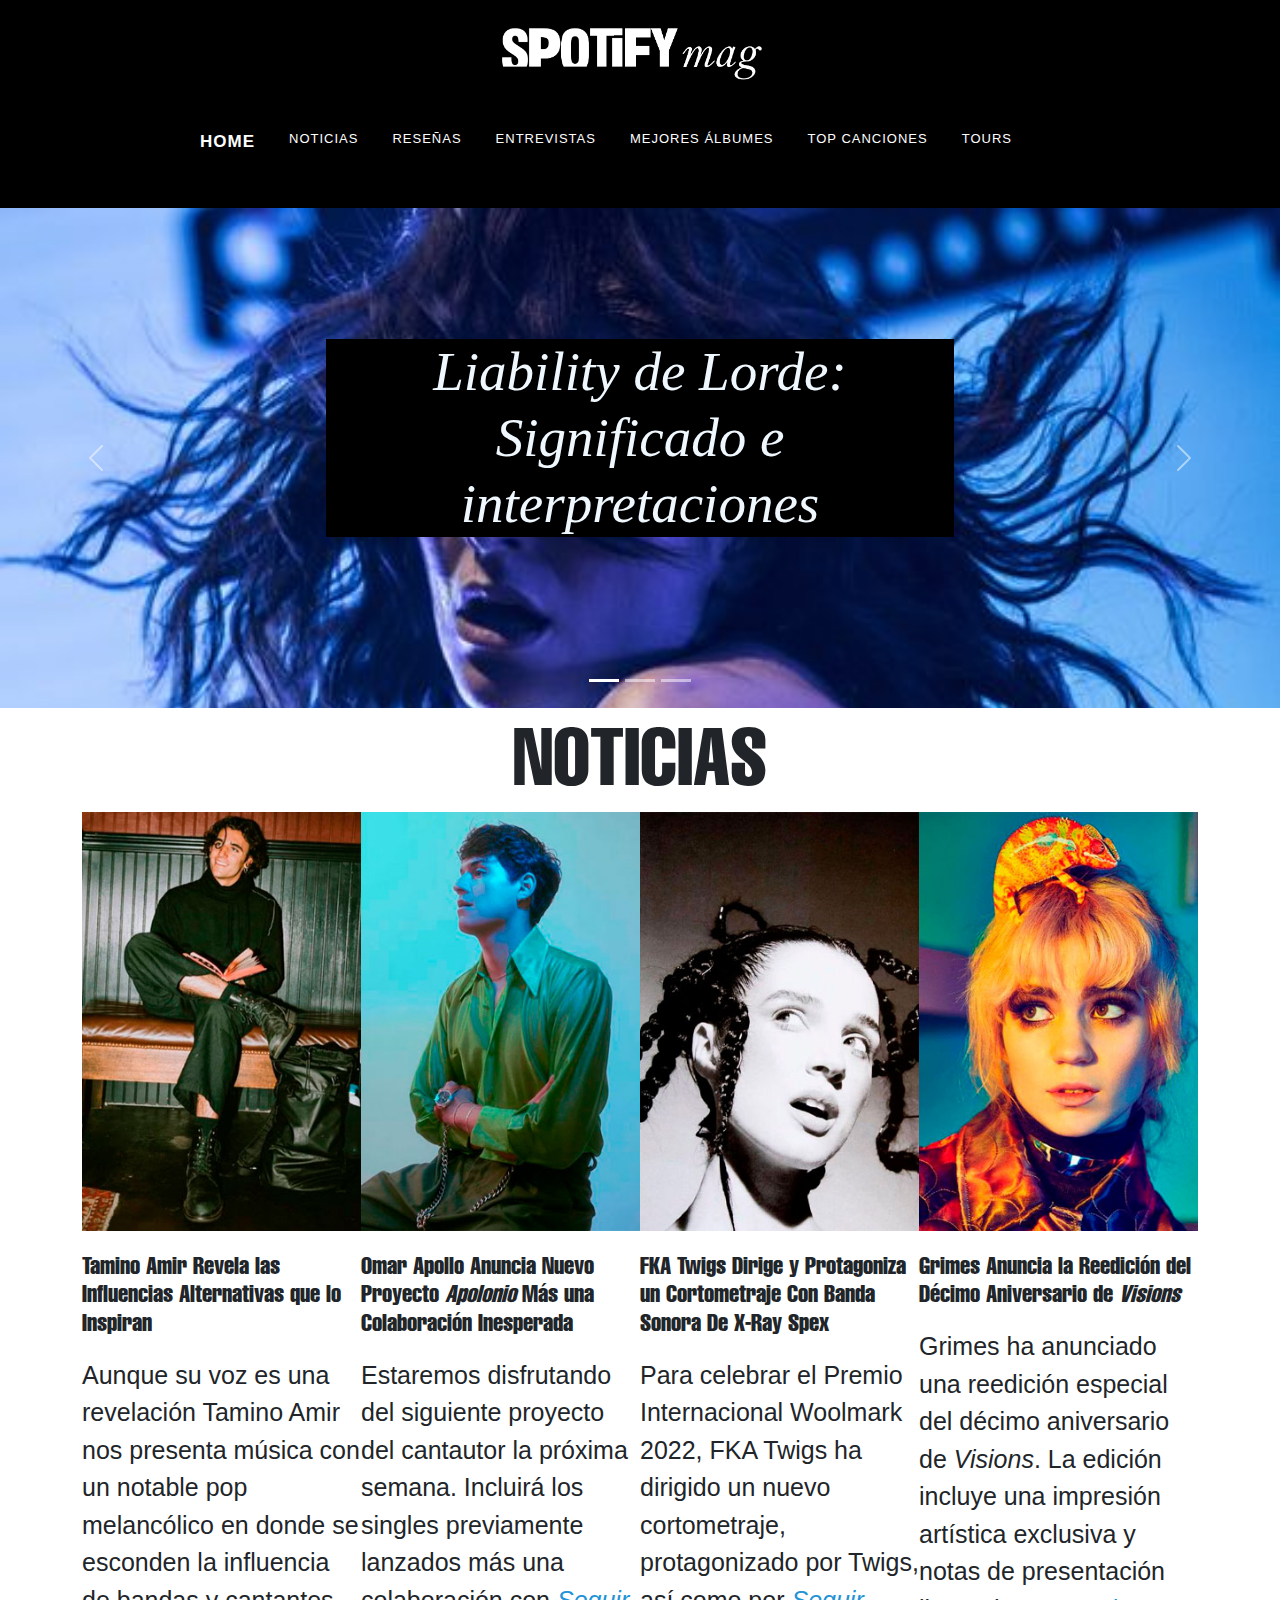
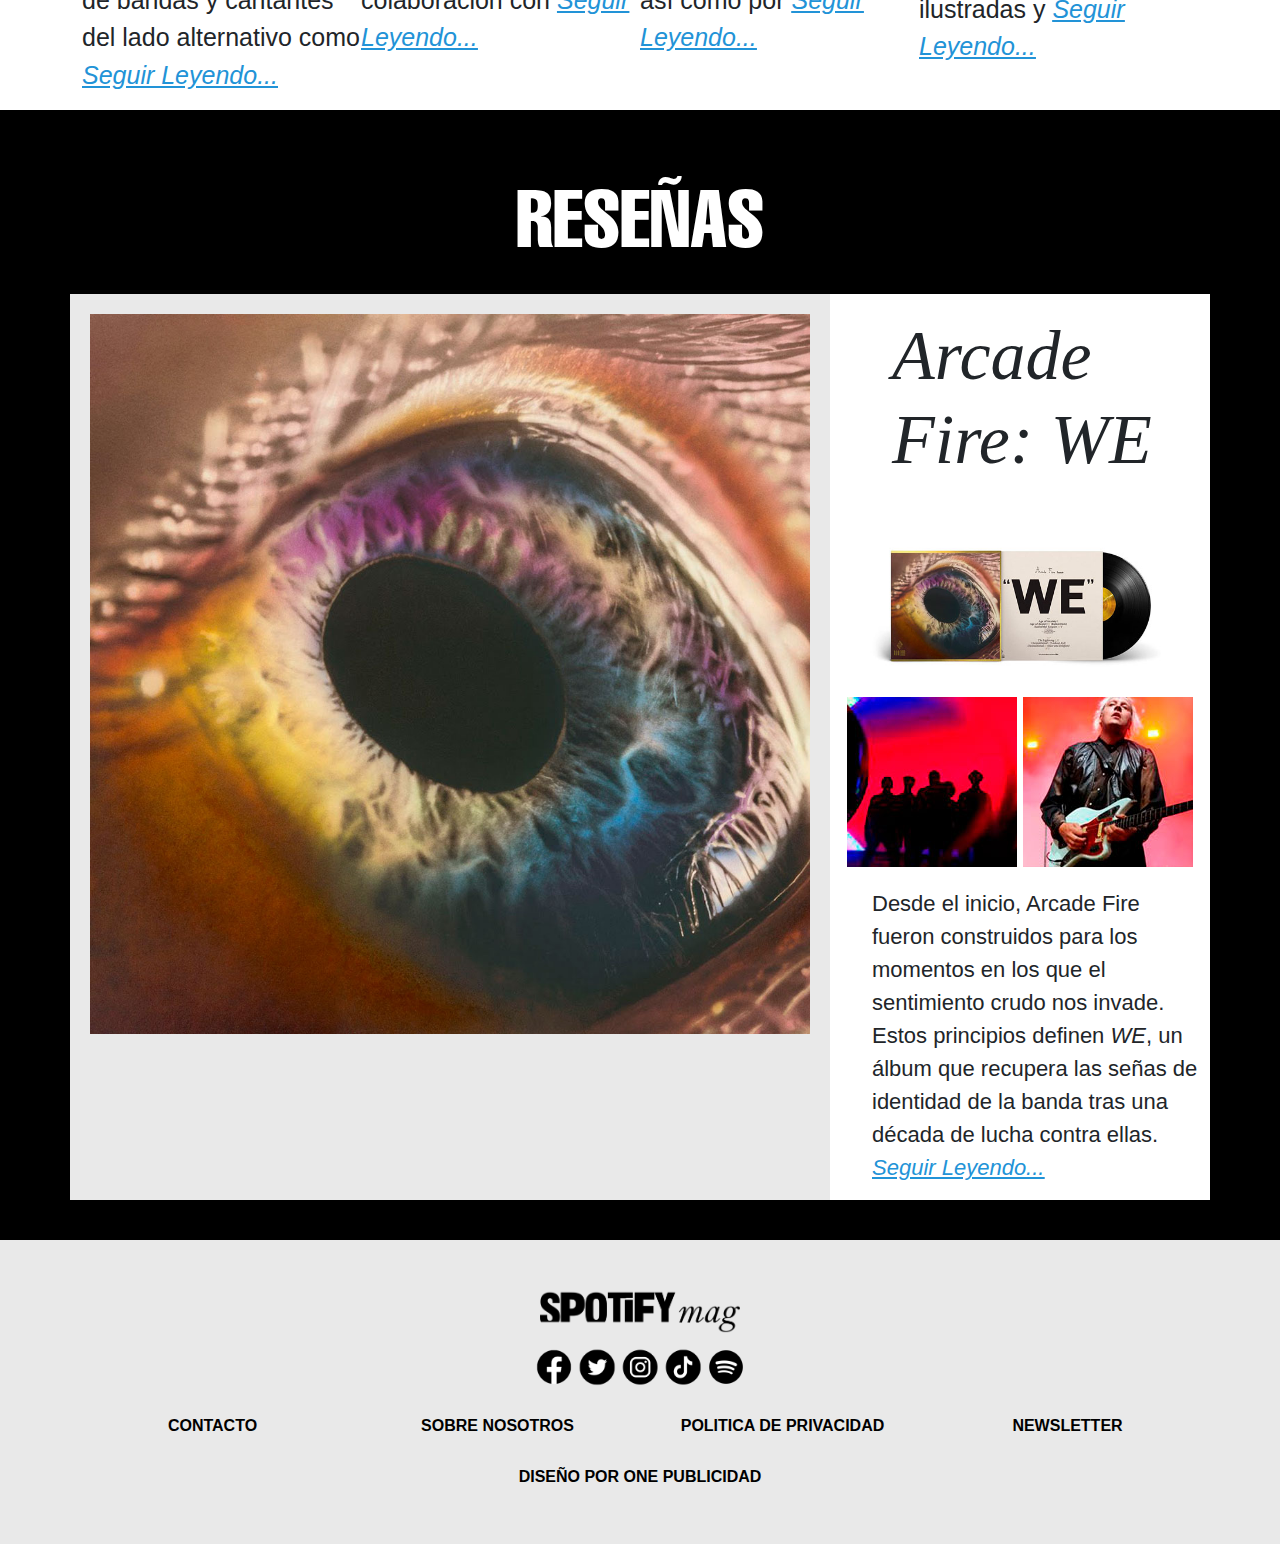
<file: index.html>
<!doctype html>
<html>
<head>
<meta charset="utf-8">	
<meta name="viewport" content="width=device-width, initial-scale=1.0">
<title>Spotify Magazine</title>	
<link rel="stylesheet" href="css/bootstrap.min.css">
<link href="css/bootstrap-custom.css" rel="stylesheet">	
<link href="https://maxst.icons8.com/vue-static/landings/line-awesome/line-awesome/1.3.0/css/line-awesome.min.css" rel="stylesheet">	
<link rel="stylesheet" href="css/style.css">

<!-- SEO -->
<meta name="Description" content="Spotify Mag es un sitio web a modo de revista virtual que mantiene a los usuarios actualizados de su musica y artistas favoritos.">
<meta name="Keywords" content="Spotify, spotify mag, sitio spotify mag, spotify revista, spotify revista virtual, revista virtual, spotify musica, spotify artistas, spotify noticias">		
	
	
</head>

	
	
<body>
	
	<header>
		<div class="container">
			 <a class="navbar-brand" href="index.html">		<img src="img/logo.png" alt="spotify mag logo" class="img-fluid" width="260px"></a>

		</div>
		<div class="container">
			
							<nav class="navbar navbar-expand-lg navbar-light bg-light">
					  <button class="navbar-toggler" type="button" data-bs-toggle="collapse" data-bs-target="#navbar" aria-controls="navbar" aria-expanded="false" aria-label="Toggle navigation">
						<span class="navbar-toggler-icon"></span>
					  </button>

					  <div class="collapse navbar-collapse" id="navbar">
						<ul class="navbar-nav mx-auto">
						  <li class="nav-item active">
							<a class="nav-link" href="index.html">HOME</a>
						  </li>
						  <li class="nav-item">
							<a class="nav-link" href="noticias.html">NOTICIAS</a>
						  </li>
							
						  <li class="nav-item">
							<a class="nav-link" href="resenias.html">RESEÑAS</a>
						</li>
						    <li class="nav-item">
							<a class="nav-link" href="entrevistas.html">ENTREVISTAS</a>
						  </li>
						  <li class="nav-item">
							<a class="nav-link" href="mejores-albumes.html">MEJORES ÁLBUMES</a>
							  </li>
							  <li class="nav-item">
							<a class="nav-link" href="top-canciones.html">TOP CANCIONES</a>
						  </li>
						  <li class="nav-item">
							<a class="nav-link" href="tours.html">TOURS</a>
						  </li>
						  <li class="nav-item">
							<a class="nav-link" href="#"><i class="las la-search"></i></a>
						  </li>
						  <li class="nav-item">
							<a class="nav-link" href="registro.html"><i class="las la-user"></i></a>
						  </li>		
						</ul>
					  </div>
					</nav>
		
			
	</div>
	
	</header>
		
	<section id="hero">
		
		 

								<div id="carouselExampleIndicators" class="carousel slide" data-bs-ride="carousel">
					  <div class="carousel-indicators">
						<button type="button" data-bs-target="#carouselExampleIndicators" data-bs-slide-to="0" class="active" aria-current="true" aria-label="Slide 1"></button>
						<button type="button" data-bs-target="#carouselExampleIndicators" data-bs-slide-to="1" aria-label="Slide 2"></button>
						<button type="button" data-bs-target="#carouselExampleIndicators" data-bs-slide-to="2" aria-label="Slide 3"></button>
					  </div>
					  <div class="carousel-inner">
						<div class="carousel-item active">
						  <img src="img/lorde-hover.jpg"class="d-block w-100" alt="lorde">
							<div class="carousel-caption">
							<h1>Liability de Lorde: <br> Significado e interpretaciones</h1>
							</div>
						</div>
						<div class="carousel-item">
						  <img src="img/magdalena-hover.jpg" class="d-block w-100" alt="magdalena-bay">
							<div class="carousel-caption">
							<h1>Magdalena Bay y su álbum debut, <br> ''Mercurial World''</h1>
							</div>
						</div>
						<div class="carousel-item">
						  <img src="img/tamino.jpg" class="d-block w-100" alt="tamino-amir">
							<div class="carousel-caption">
							<h1>Tamino Amir;  <br> ¿Por qué nos conmueve su música?</h1>
							</div>
						</div>
					  </div>
					  <button class="carousel-control-prev" type="button" data-bs-target="#carouselExampleIndicators" data-bs-slide="prev">
						<span class="carousel-control-prev-icon" aria-hidden="true"></span>
						<span class="visually-hidden">Previous</span>
					  </button>
					  <button class="carousel-control-next" type="button" data-bs-target="#carouselExampleIndicators" data-bs-slide="next">
						<span class="carousel-control-next-icon" aria-hidden="true"></span>
						<span class="visually-hidden">Next</span>
					  </button>
					</div>


		
		
			
	</section>
	
	<section id="noticias">
		<div class="container">
			
			<h2>Noticias</h2>
			
			<div class="row g-0">
				
				<article class="col-md-3 col-sm-6 col-12">
				
					<img src="img/tamino-arreglado.jpg" alt="tamino" class="img-fluid">
					<h4>Tamino Amir Revela las Influencias Alternativas que lo Inspiran</h4>
					<p>Aunque su voz es una revelación Tamino Amir nos presenta música con un notable pop melancólico en donde se esconden la influencia de bandas y cantantes del lado alternativo como <a href="#"><i><u>Seguir Leyendo...</u></i></a></p>
				</article>
				
				<article class="col-md-3 col-sm-6 col-12">
					
					<img src="img/omar-arreglado.jpg" alt="omar" class="img-fluid">
					<h4>Omar Apollo Anuncia Nuevo Proyecto <i>Apolonio</i> Más una Colaboración Inesperada</h4>
					<p>Estaremos disfrutando del siguiente proyecto del cantautor la próxima semana. Incluirá los singles previamente lanzados más una colaboración con  <a href="#"><i><u>Seguir Leyendo...</u></i></a></p>
					
				
				</article>
				
				<article class="col-md-3 col-sm-6 col-12">
					
					<img src="img/twigs-arreglado.jpg" alt="twigs" class="img-fluid">
					<h4>FKA Twigs Dirige y Protagoniza un Cortometraje Con Banda Sonora De X-Ray Spex</h4>
					<p>Para celebrar el Premio Internacional Woolmark 2022, FKA Twigs ha dirigido un nuevo cortometraje, protagonizado por Twigs, así como por <a href="#"><i><u>Seguir Leyendo...</u></i></a></p>
				
				</article>
				
				<article class="col-md-3 col-sm-6 col-12">
					
					<a href="articulos.html"><img src="img/grimes-arreglado.jpg" alt="grimes" class="img-fluid"></a>
					<h4>Grimes Anuncia la Reedición del Décimo Aniversario de <i>Visions</i></h4>
					<p>Grimes ha anunciado una reedición especial del décimo aniversario de <i>Visions</i>. La edición incluye una impresión artística exclusiva y notas de presentación ilustradas y <a href="articulos.html"><i><u>Seguir Leyendo...</u></i></a></p>
				
					
				
				</article>
		
		    </div>
			
		</div>
		
		
	</section>
	
	<section id="resenias">
		<div class="container">
			
			<h2>Reseñas</h2>
			
			<div class="row">
				
				<article class="col-md-8 col-sm-12" id="album-grande">
					
					<img src="img/we-resenias-arreglado.jpg" alt="album" class="img-fluid">
					
				</article>
				
				<article class="col-md-4 col-sm-12" id="info-resenias">
					
					<h3>Arcade Fire: <i>WE</i></h3>
					
					<img src="img/we-horizontal.jpg" alt="album horizontal" class="img-fluid">
					
					<img src="img/we-pequenio-uno.jpg" alt="grupo cuadrado0" class="img-fluid">
					<img src="img/we-pequenio-dos.jpg" alt="vocalista cuadrado" class="img-fluid">
					
					<p>Desde el inicio, Arcade Fire fueron construidos para los momentos en los que el sentimiento crudo nos invade. Estos principios definen <i>WE</i>, un álbum que recupera las señas de identidad de la banda tras una década de lucha contra ellas. <a href="#"><i><u>Seguir Leyendo...</u></i></a></p>
					
					
				</article>
			
			</div>
		
		</div>
	</section>
	
	<footer>
		<div class="container">
			
			<div class="spotify-logo-footer">
				
				<a href="#"> <img src="img/logo-negro.png" alt="spotify mag logo negro" class="img-fluid" width="200px"></a>
			
			</div>
			
			<div class="rrss-centrado">
		
				<a href="#"> <img src="img/fb-logo-negro.png" alt="facebook logo negro" class="img-fluid" width="38px"></a>

				<a href="#"> <img src="img/tw-logo-negro.png" alt="twitter logo negro" class="img-fluid" width="38px"></a>

				<a href="#"> <img src="img/ig-logo-negro.png" alt="instagram logo negro" class="img-fluid" width="38px"></a>

				<a href="#"> <img src="img/tk-logo-negro.png" alt="tiktok logo negro" class="img-fluid" width="38px"></a>

				<a href="#"> <img src="img/sp-logo-negro.png" alt="spotify logo negro" class="img-fluid" width="38px"></a>

			</div>	
				
			<div class="row">
			
				<article class="col-md-3 col-sm-6 col-12">
				
					<a href="contacto.html"><h6><b>Contacto</b></h6></a>
					
				</article>
				
				<article class="col-md-3 col-sm-6 col-12">
				
					<a href="#"><h6><b>Sobre nosotros</b></h6></a>
					
				</article>
				
				<article class="col-md-3 col-sm-6 col-12">
				
					<a href="#"><h6><b>Politica de privacidad</b></h6></a>
					
				</article>
				
				<article class="col-md-3 col-sm-6 col-12">
				
					<a href="#"><h6><b>Newsletter</b></h6></a>
					
				</article>
				
									
			</div>
			<br>
			<a href="#"><h6><b>Diseño por ONE Publicidad</b></h6></a>
			
		</div>
	</footer>	
	
	<script src="js/jquery.min.js"></script>
	<script src="js/bootstrap.min.js"></script>
	
	<script async src="https://www.googletagmanager.com/gtag/js?id=G-GG7JZLGHGN"></script>
<script>
  window.dataLayer = window.dataLayer || [];
  function gtag(){dataLayer.push(arguments);}
  gtag('js', new Date());

  gtag('config', 'G-GG7JZLGHGN');
</script>
	
</body>
</html>
</file>
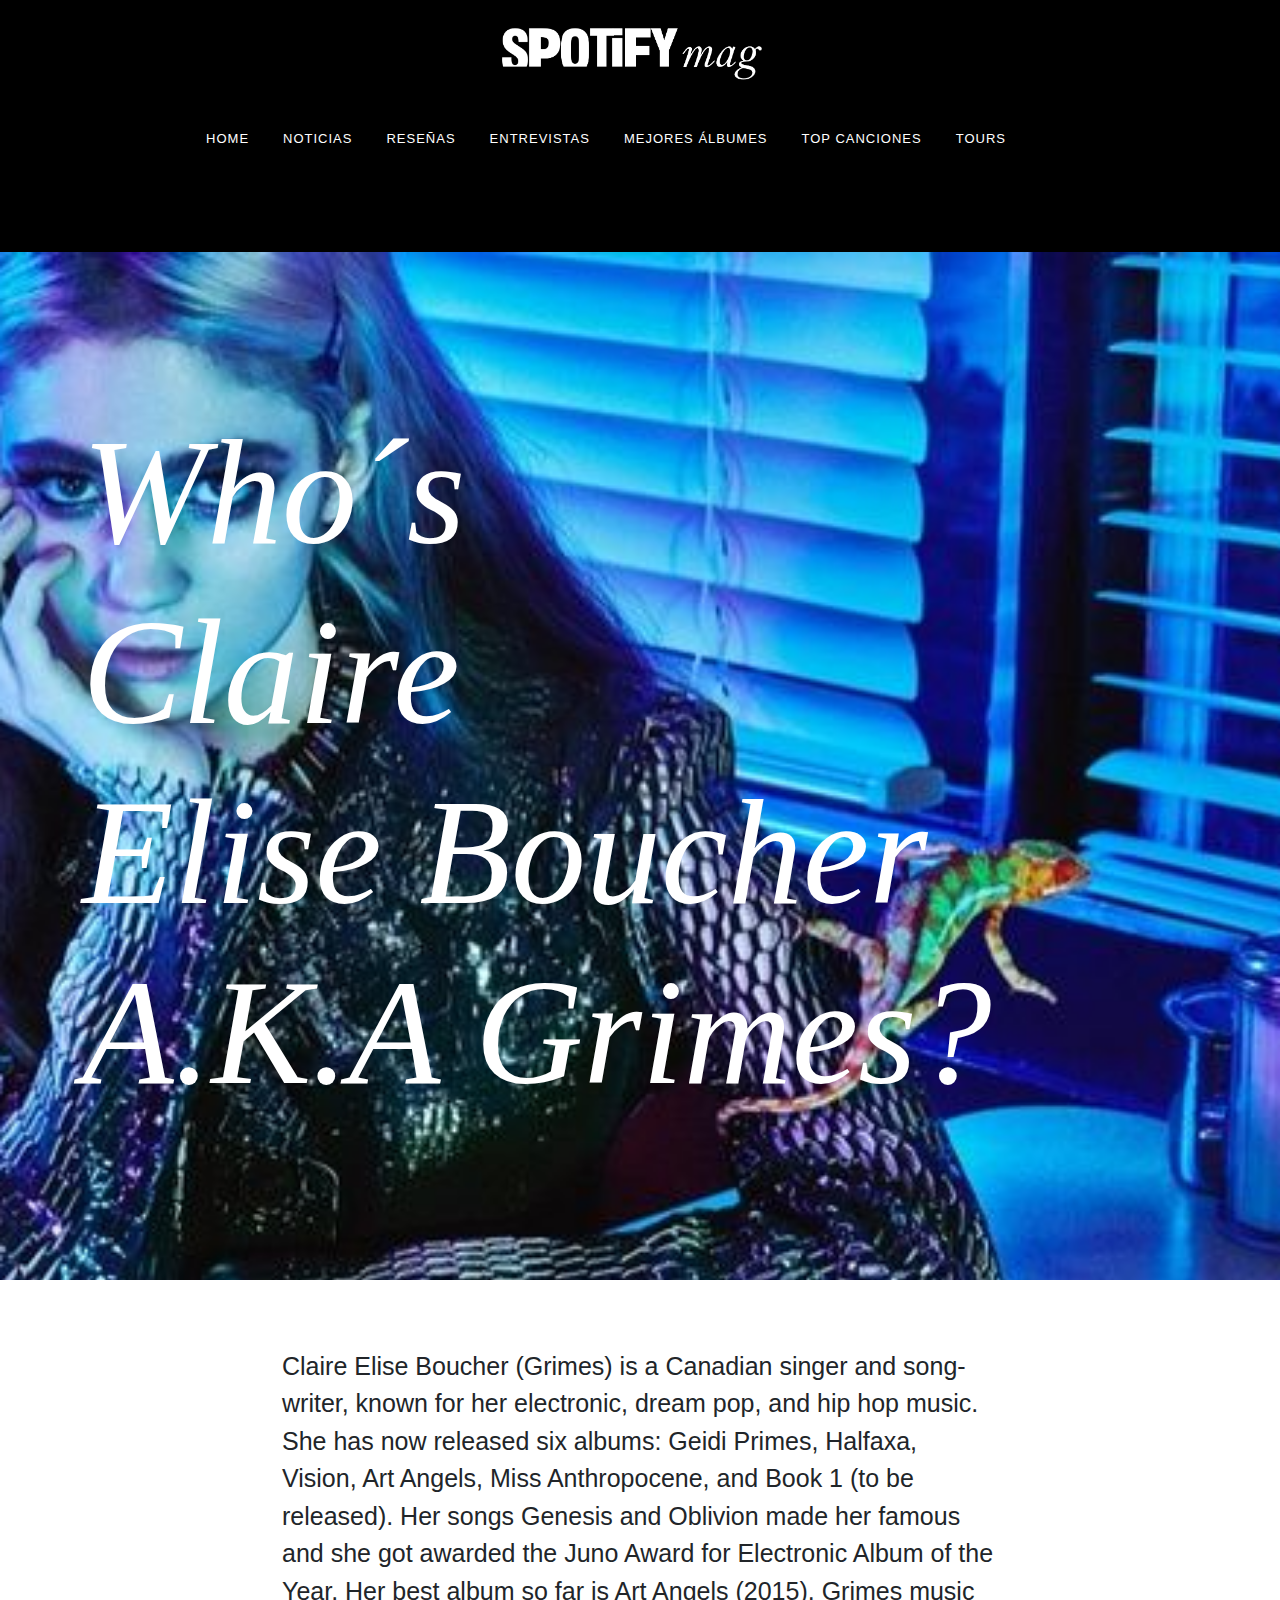
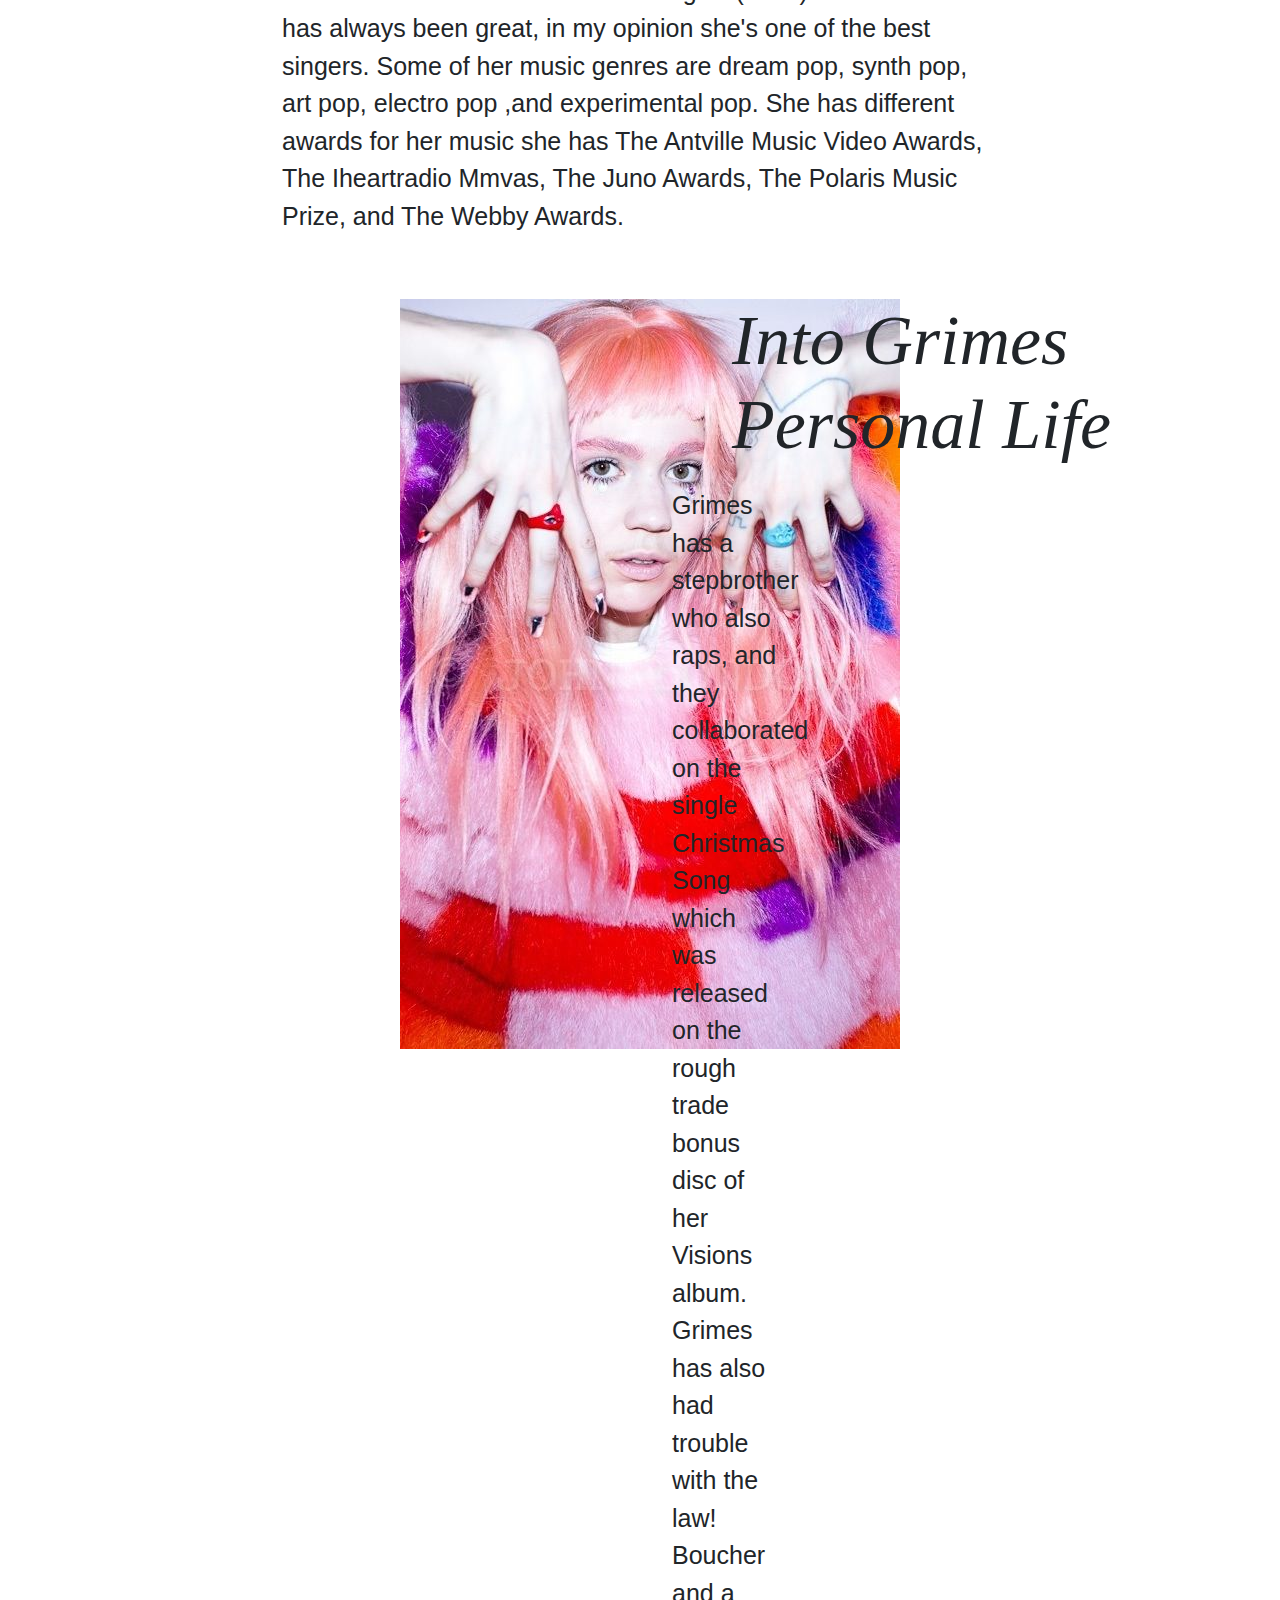
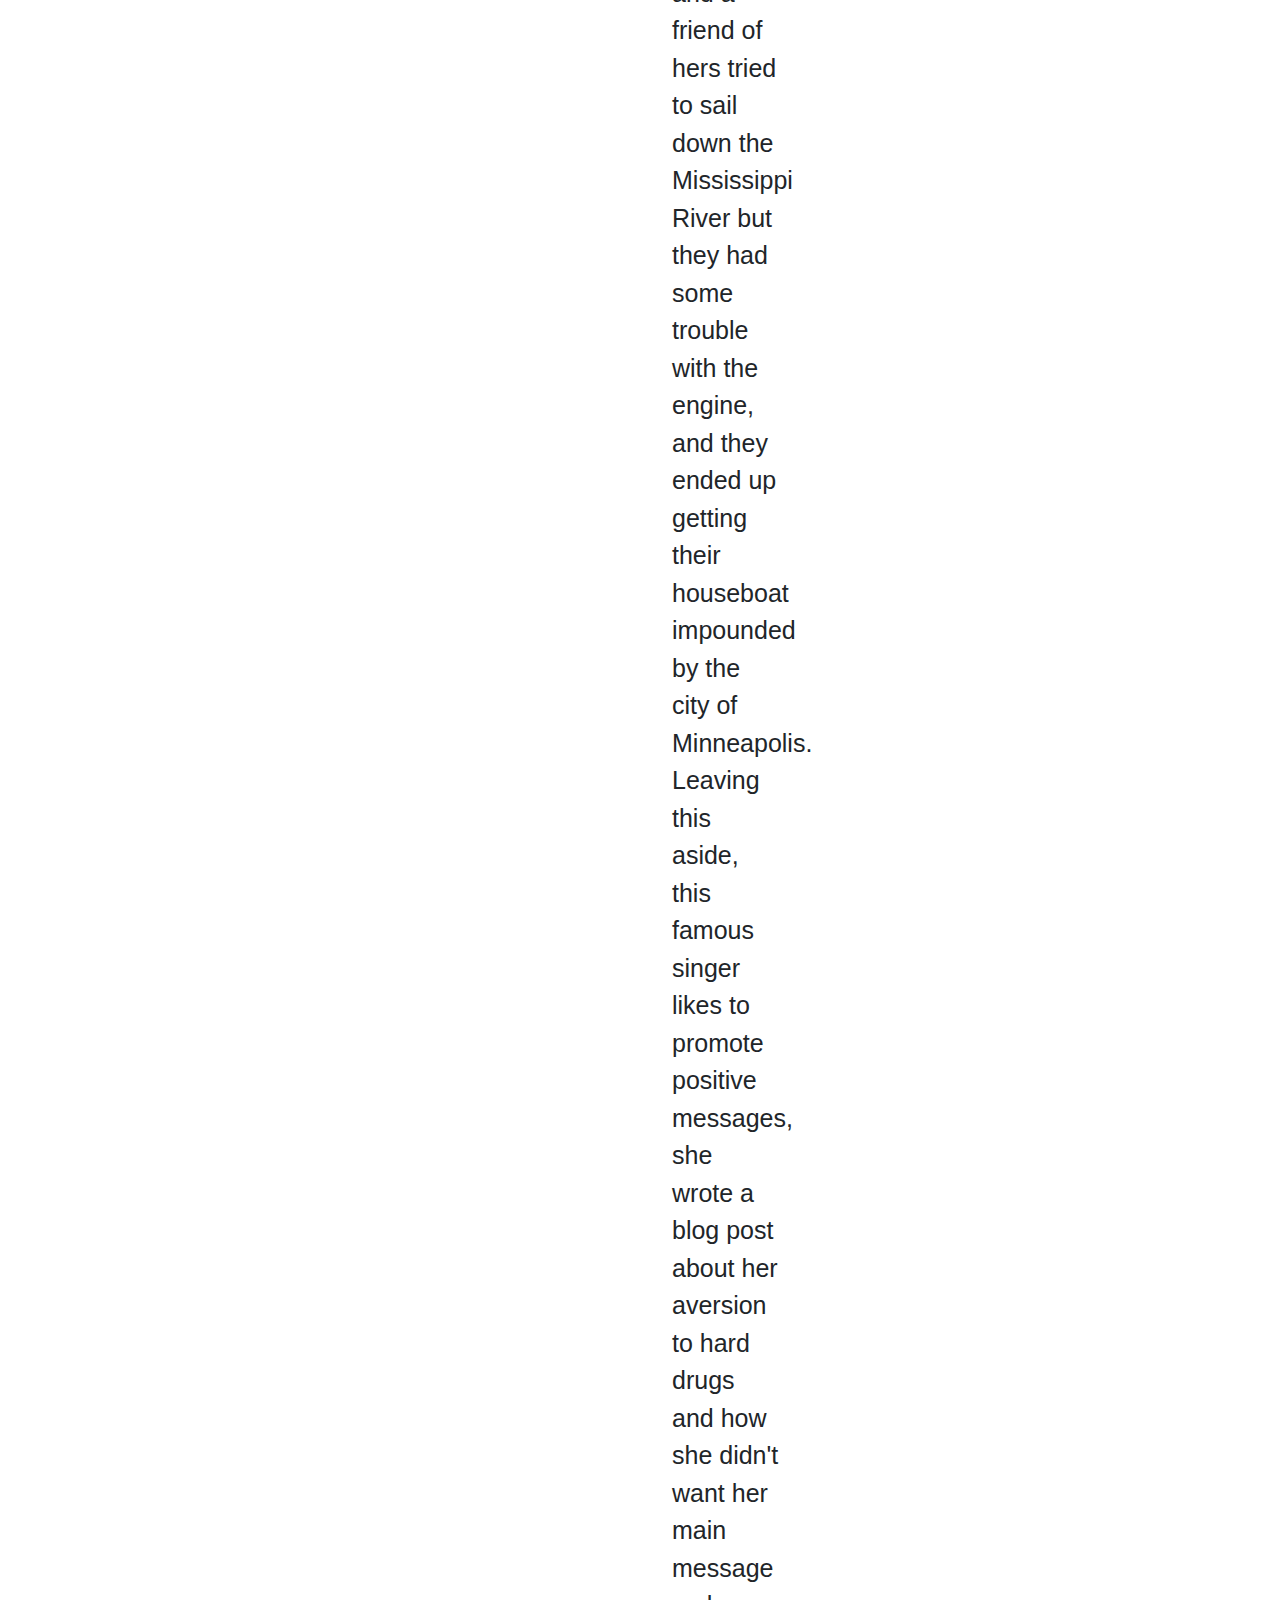
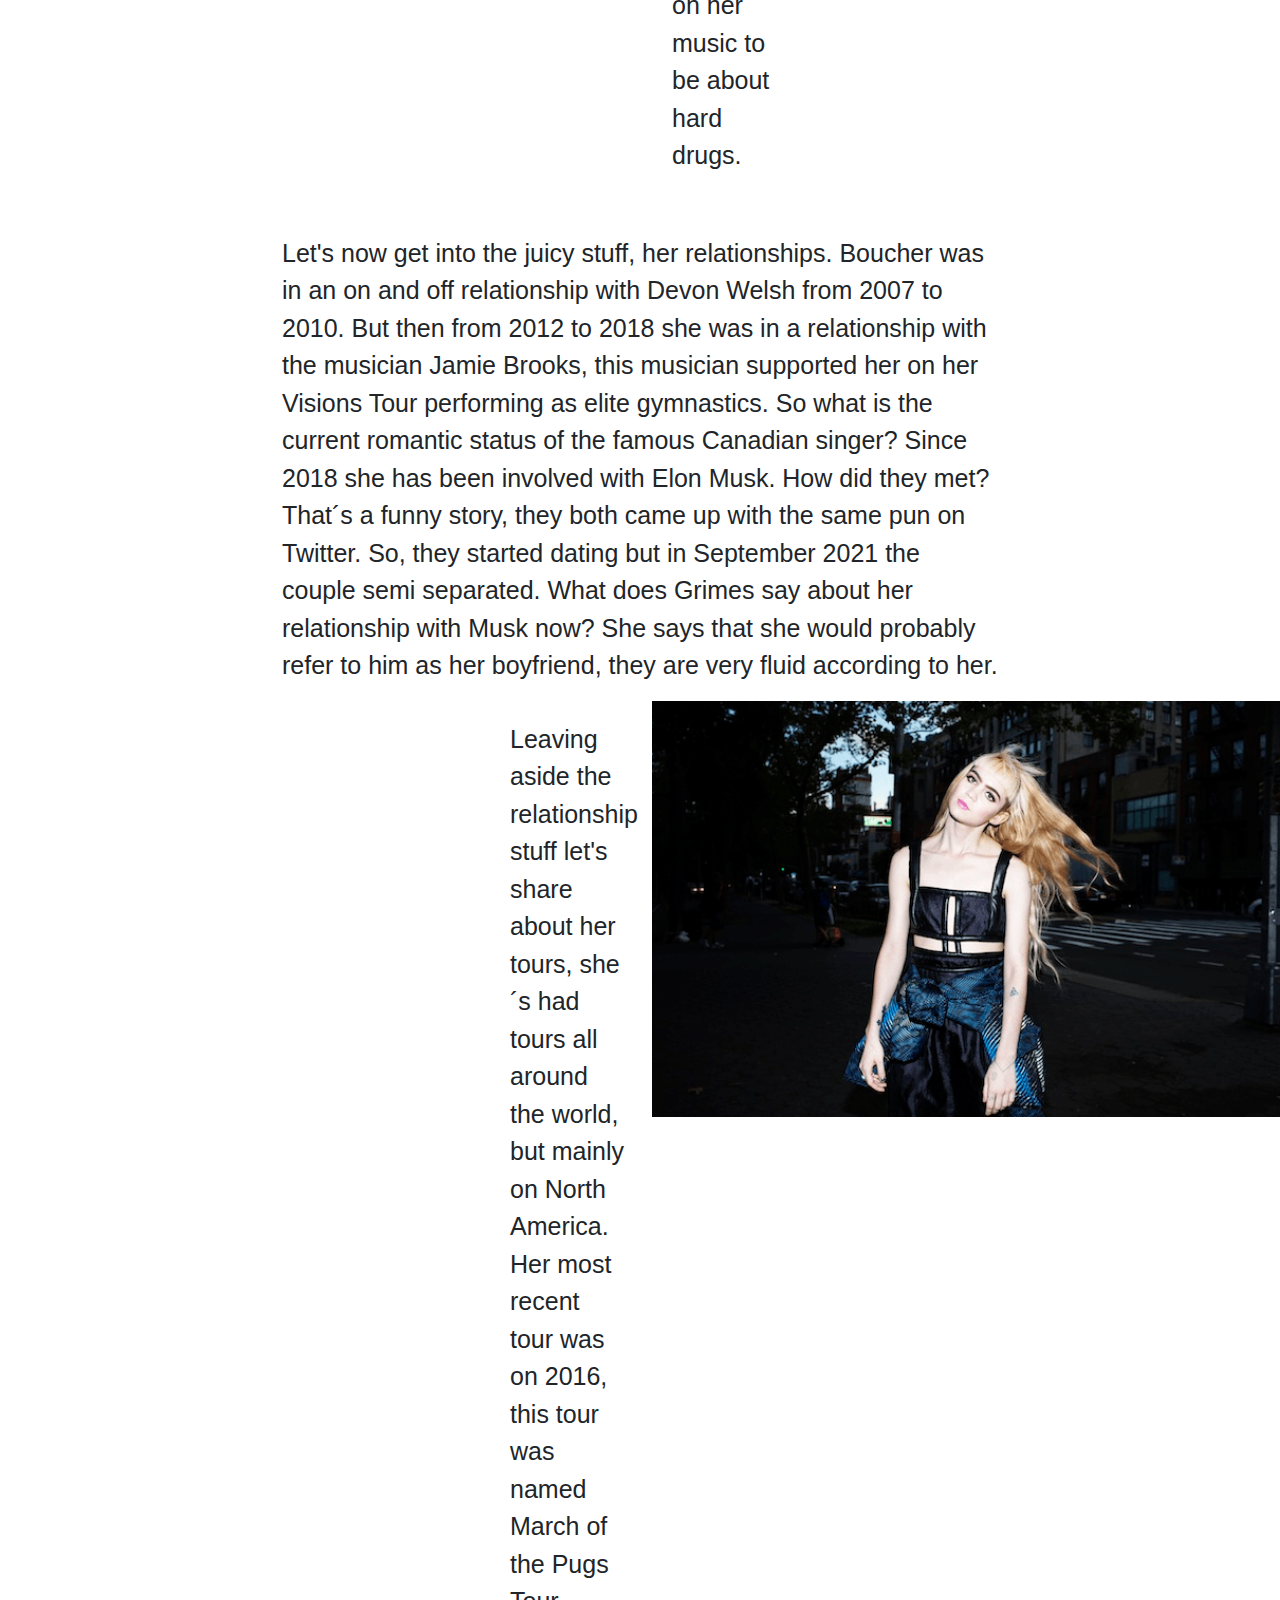
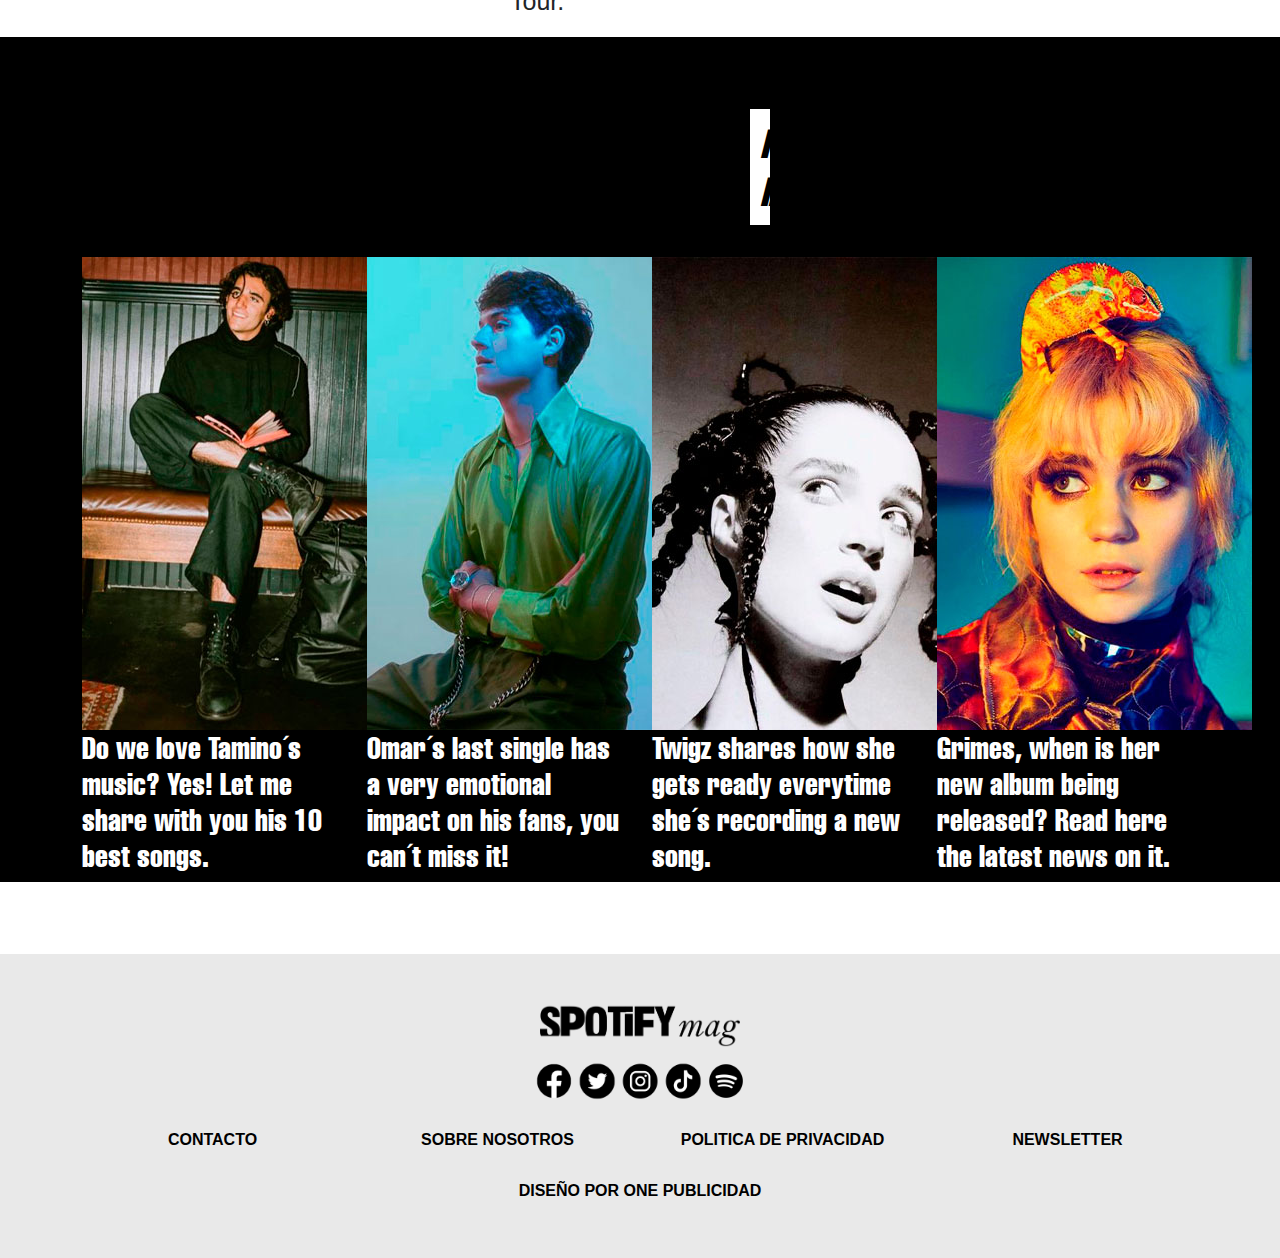
<file: articulos.html>
<!doctype html>
<html>
<head>
<meta charset="UTF-8">
<meta name="viewport" content="width=device-width, initial-scale=1.0">
<title>Who is Grimes? - Spotify Mag</title>
<link rel="stylesheet" href="css/bootstrap.min.css">
<link href="css/bootstrap-custom.css" rel="stylesheet">	
<link href="https://maxst.icons8.com/vue-static/landings/line-awesome/line-awesome/1.3.0/css/line-awesome.min.css" rel="stylesheet">	
<link rel="stylesheet" href="css/style.css">
</head>
	
<!-- SEO -->
<meta name="Description" content="Spotify Mag articulos es una pagina web a modo de revista virtual que contiene la informacion que escriben sobre los articulos publicados de los artistas y música.">
<meta name="Keywords" content="Spotify, spotify mag, pagina spotify mag, spotify revista, spotify revista virtual, revista virtual, spotify articulos spotify artistas, spotify noticias, spotify música, articulos artistas, articulos música">		

<body>
	
	<header>
		<div class="container">
			 <a class="navbar-brand" href="index.html">		<img src="img/logo.png" alt="spotify mag logo" class="img-fluid" width="260px"></a>

		</div>
		<div class="container">
			
							<nav class="navbar navbar-expand-lg navbar-light bg-light">
					  <button class="navbar-toggler" type="button" data-bs-toggle="collapse" data-bs-target="#navbar" aria-controls="navbar" aria-expanded="false" aria-label="Toggle navigation">
						<span class="navbar-toggler-icon"></span>
					  </button>

					  <div class="collapse navbar-collapse" id="navbar">
						<ul class="navbar-nav mx-auto">
						  <li class="nav-item">
							<a class="nav-link" href="index.html">HOME</a>
						  </li>
						  <li class="nav-item">
							<a class="nav-link" href="noticias.html">NOTICIAS</a>
						  </li>
							
						  <li class="nav-item">
							<a class="nav-link" href="resenias.html">RESEÑAS</a>
						</li>
						    <li class="nav-item">
							<a class="nav-link" href="entrevistas.html">ENTREVISTAS</a>
						  </li>
						  <li class="nav-item">
							<a class="nav-link" href="mejores-albumes.html">MEJORES ÁLBUMES</a>
							  </li>
							  <li class="nav-item">
							<a class="nav-link" href="top-canciones.html">TOP CANCIONES</a>
						  </li>
						  <li class="nav-item">
							<a class="nav-link" href="tours.html">TOURS</a>
						  </li>
						  <li class="nav-item">
							<a class="nav-link" href="#"><i class="las la-search"></i></a>
						  </li>
						  <li class="nav-item">
							<a class="nav-link" href="registro.html"><i class="las la-user"></i></a>
						  </li>		
						</ul>
					  </div>
					</nav>
		
			
	</div>
	
	</header>
	
	<section id="articulos">
	
	
	
	
	</section>
	
	<section id="TituloArticulos">
		<div class="container">
		 
								
			<div class="articuloscontenedor">
								
							<h1>Who´s<br>Claire<br>Elise Boucher<br>A.K.A Grimes?</h1>
					
							</div>
	
				
		</div>
		
	
	
	</section>
	
	<section id="infoarticulos">
	<div class="container">
		
		<br>
		<br>
		<p>Claire Elise Boucher (Grimes) is a Canadian singer and song-writer, known for her electronic, dream pop, and hip hop music. She has now released six albums: Geidi Primes, Halfaxa, Vision, Art Angels, Miss Anthropocene, and Book 1 (to be released).
Her songs Genesis and Oblivion made her famous and she got awarded the Juno Award for Electronic Album of the Year. Her best album so far is Art Angels (2015). 
Grimes music has always been great, in my opinion she's one of the best singers. Some of her music genres are dream pop, synth pop, art pop, electro pop ,and experimental pop. 
She has different awards for her music she has The Antville Music Video Awards, The Iheartradio Mmvas, The Juno Awards, The Polaris Music Prize, and The Webby Awards.
</p>
		
		</div>
	
		<br>
		<br>
	
	</section>
	
	<section id="infoarticulos2">
	<div class="row">
			<article class="col-md-6 col-sm-6 col-12">
					<img src="img/grimes-vertical.jpg" alt="grimesvertical">
				</article>
		<article class="col-md-6 col-sm-6 col-12">
					<h1>Into Grimes<br>Personal Life</h1>
			
			<p>Grimes has a stepbrother who also raps, and they collaborated on the single Christmas Song which was released on the rough trade bonus disc of her Visions album.  Grimes has also had trouble with the law! Boucher and a friend of hers tried to sail down the Mississippi River but they had some trouble with the engine, and they ended up getting their houseboat impounded by the city of Minneapolis. Leaving this aside, this famous singer likes to promote positive messages, she wrote a blog post about her aversion to hard drugs and  how she didn't want her main message on her music to be about hard drugs.</p>
				</article>
		
		</div>
	
	
	
	</section>
	
	<br>
	<section id="infoarticulos3">
	<div class="container">
		
		<p>Let's now get into the juicy stuff, her relationships. Boucher was in an on and off relationship with Devon Welsh from 2007 to 2010. But then from 2012 to 2018 she was in a relationship with the musician Jamie Brooks, this musician supported her on her Visions Tour performing as elite gymnastics.  So what is the current romantic status of the famous Canadian singer? Since 2018 she has been involved with Elon Musk. How did they met? That´s a funny story, they both came up with the same pun on Twitter. So, they started dating but in September 2021 the couple semi separated. What does Grimes say about her relationship with Musk now? She says that she would probably refer to him as her boyfriend, they are very fluid according to her. </p>
		
		</div>
	
		
	
	</section>
	
	<section id="infoarticulos4">
		
		<div class="row">
			
		<article class="col-md-6 col-sm-6 col-12">
			
			<p>Leaving aside the relationship stuff let's share about her tours, she´s had tours all around the world, but mainly on North America. Her most recent tour was on 2016, this tour was named March of the Pugs Tour.</p>
				</article>
		<article class="col-md-6 col-sm-6 col-12">
					<img src="img/grimes-horizontal.png" alt="grimesvertical" class="img-fluid" width="700px">
				</article>
		</div>
		
		
	
	
	
	
	</section>
	
	<section id="Podriainteresarte">
	<br>
	<br>
	<br>
	<h1>PODRÍA INTERESARTE...</h1>
	<br>
	</section>
	
	<section id="Fotoscolumnas">
	
	<div class="container">
			
			<div class="row">
			
				<article class="col-md-3 col-sm-6 col-12">
					<img src="img/tamino-arreglado.jpg" alt="Tamino">
					<h2>Do we love Tamino´s music? Yes! Let me share with you his 10 best songs. </h2>
				</article>
				
				<article class="col-md-3 col-sm-6 col-12">
					<img src="img/omar-arreglado.jpg" alt="Omar">
					<h2>Omar´s last single has a very emotional impact on his fans, you can´t miss it!</h2>
				</article>
				
				<article class="col-md-3 col-sm-6 col-12">
					<img src="img/twigs-arreglado.jpg" alt="Twigs">
					<h2>Twigz shares how she gets ready everytime she´s recording a new song.</h2>
				</article>
				
				<article class="col-md-3 col-sm-6 col-12">
					<img src="img/grimes-arreglado.jpg" alt="Grimes">
					<h2>Grimes, when is her new album being released? Read here the latest news on it.</h2>
				</article>
				
			</div>
	</div>
	
	</section>
	
	<br>
	<br>
	<br>
	
	<footer>
		<div class="container">
			
			<div class="spotify-logo-footer">
				
				<a href="#"> <img src="img/logo-negro.png" alt="spotify mag logo negro" class="img-fluid" width="200px"></a>
			
			</div>
			
			<div class="rrss-centrado">
		
				<a href="#"> <img src="img/fb-logo-negro.png" alt="facebook logo negro" class="img-fluid" width="38px"></a>

				<a href="#"> <img src="img/tw-logo-negro.png" alt="twitter logo negro" class="img-fluid" width="38px"></a>

				<a href="#"> <img src="img/ig-logo-negro.png" alt="instagram logo negro" class="img-fluid" width="38px"></a>

				<a href="#"> <img src="img/tk-logo-negro.png" alt="tiktok logo negro" class="img-fluid" width="38px"></a>

				<a href="#"> <img src="img/sp-logo-negro.png" alt="spotify logo negro" class="img-fluid" width="38px"></a>

			</div>	
				
			<div class="row">
			
				<article class="col-md-3 col-sm-6 col-12">
				
					<a href="contacto.html"><h6><b>Contacto</b></h6></a>
					
				</article>
				
				<article class="col-md-3 col-sm-6 col-12">
				
					<a href="#"><h6><b>Sobre nosotros</b></h6></a>
					
				</article>
				
				<article class="col-md-3 col-sm-6 col-12">
				
					<a href="#"><h6><b>Politica de privacidad</b></h6></a>
					
				</article>
				
				<article class="col-md-3 col-sm-6 col-12">
				
					<a href="#"><h6><b>Newsletter</b></h6></a>
					
				</article>
				
									
			</div>
			<br>
			<a href="#"><h6><b>Diseño por ONE Publicidad</b></h6></a>
			
		</div>
	</footer>
	<script src="js/jquery.min.js"></script>
	<script src="js/bootstrap.min.js"></script>
	
	<script async src="https://www.googletagmanager.com/gtag/js?id=G-GG7JZLGHGN"></script>
<script>
  window.dataLayer = window.dataLayer || [];
  function gtag(){dataLayer.push(arguments);}
  gtag('js', new Date());

  gtag('config', 'G-GG7JZLGHGN');
</script>
	
</body>
</html>
</file>
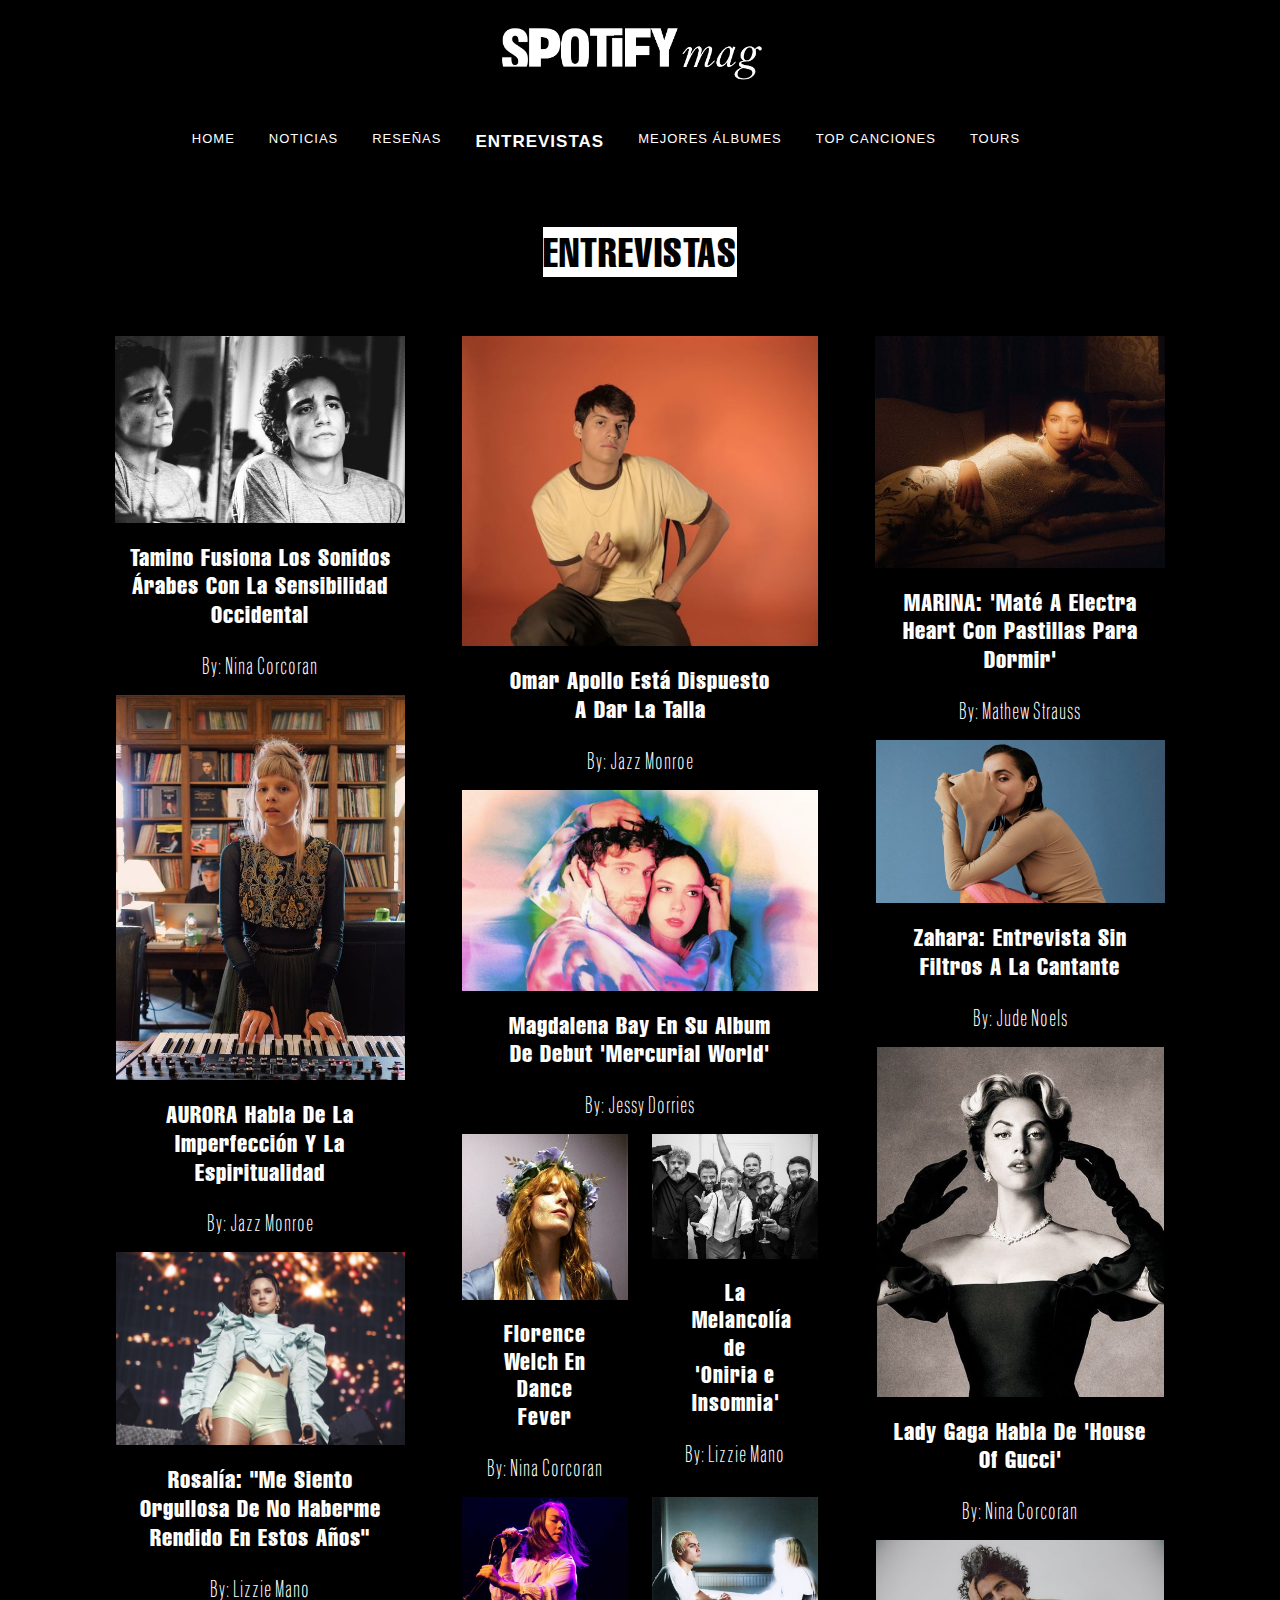
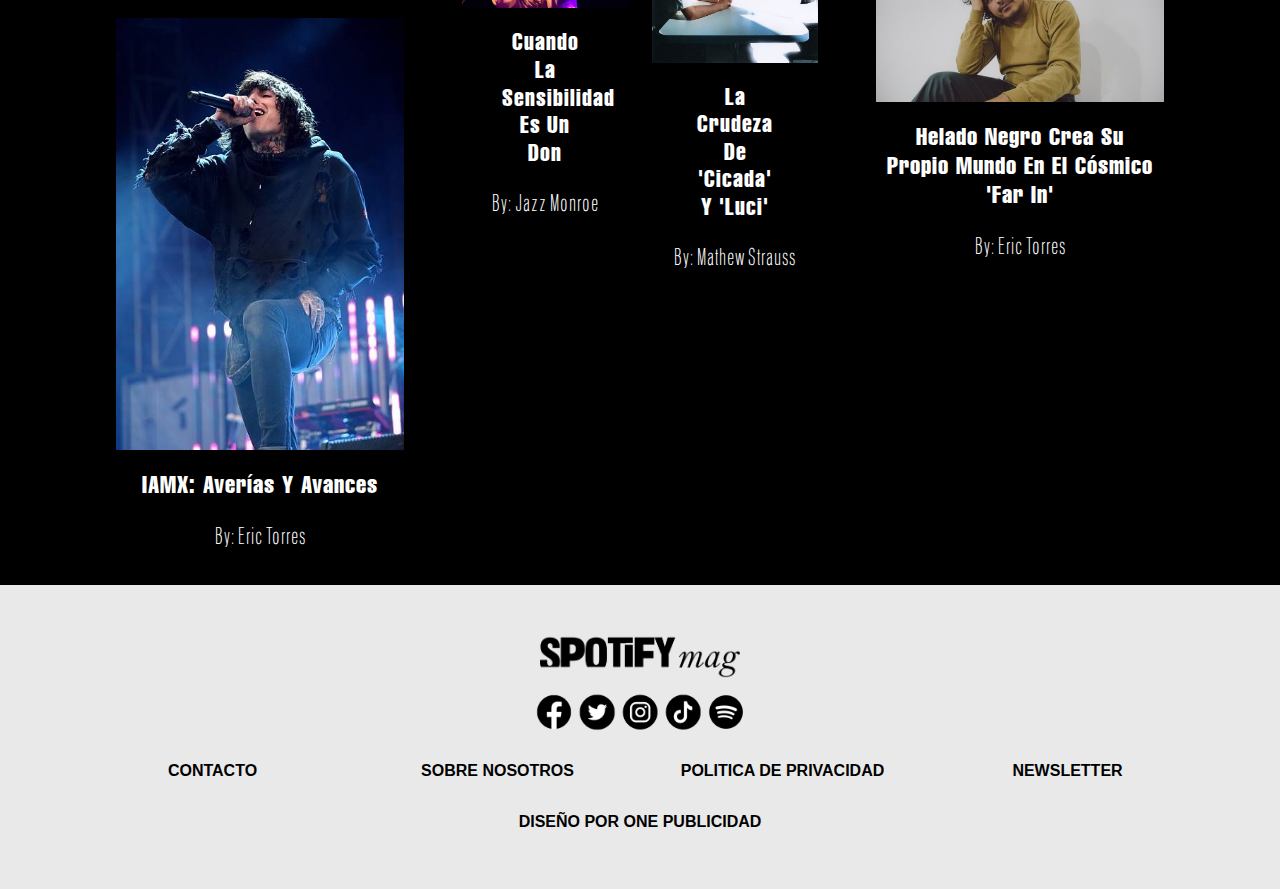
<file: entrevistas.html>
<!doctype html>
<html>
<head>
<meta charset="utf-8">
<meta name="viewport" content="width=device-width, initial-scale=1.0">
<title>Entrevistas - Spotify Mag</title>
<link rel="stylesheet" href="css/bootstrap.min.css">
<link href="css/bootstrap-custom.css" rel="stylesheet">	
<link href="https://maxst.icons8.com/vue-static/landings/line-awesome/line-awesome/1.3.0/css/line-awesome.min.css" rel="stylesheet">	
<link rel="stylesheet" href="css/style.css">	
	
		<!-- SEO -->
<meta name="Description" content="La página de entrevistas de Spotify Mag, le trae exclusivas hechas por nuestro equipo a los artistas favoritos de la plataforma, en donde conocemos mas de la inspiracion y vidad de la musica y los cantantes.">
<meta name="Keywords" content="Spotify, spotify mag, entrevistas, exclusivas, conocemos, artistas, musica, entrevistas spotify mag">
	
</head>

<body>


	<header>
		<div class="container">
			 <a class="navbar-brand" href="index.html">		<img src="img/logo.png" alt="spotify mag logo" class="img-fluid" width="260px"></a>

		</div>
		<div class="container">
			
							<nav class="navbar navbar-expand-lg navbar-light bg-light">
					  <button class="navbar-toggler" type="button" data-bs-toggle="collapse" data-bs-target="#navbar" aria-controls="navbar" aria-expanded="false" aria-label="Toggle navigation">
						<span class="navbar-toggler-icon"></span>
					  </button>

					  <div class="collapse navbar-collapse" id="navbar">
						<ul class="navbar-nav mx-auto">
						  <li class="nav-item">
							<a class="nav-link" href="index.html">HOME</a>
						  </li>
						  <li class="nav-item">
							<a class="nav-link" href="noticias.html">NOTICIAS</a>
						  </li>
							
						  <li class="nav-item">
							<a class="nav-link" href="resenias.html">RESEÑAS</a>
						</li>
						    <li class="nav-item active">
							<a class="nav-link" href="entrevistas.html">ENTREVISTAS</a>
						  </li>
						  <li class="nav-item">
							<a class="nav-link" href="mejores-albumes.html">MEJORES ÁLBUMES</a>
							  </li>
							  <li class="nav-item">
							<a class="nav-link" href="top-canciones.html">TOP CANCIONES</a>
						  </li>
						  <li class="nav-item">
							<a class="nav-link" href="tours.html">TOURS</a>
						  </li>
						  <li class="nav-item">
							<a class="nav-link" href="#"><i class="las la-search"></i></a>
						  </li>
						  <li class="nav-item">
							<a class="nav-link" href="registro.html"><i class="las la-user"></i></a>
						  </li>		
						</ul>
					  </div>
					</nav>
		
			
	</div>
	
	</header>

	<section id="entrevistas">
		<div class="container">
		
			<h2 class="titulos-albunes"><span>Entrevistas</span></h2>
			
			<div class="row">
			
				<article class="col-md-4 col-sm-12">
				
					<img src="img/entrevistas-tamino.png" alt="tamino entrevistas" class="img-fluid">
					
					<h4>Tamino Fusiona Los Sonidos Árabes Con La Sensibilidad Occidental</h4>
					<p>By: Nina Corcoran</p>
					
					<img src="img/entrevistas-aurora.png" alt="aurora entrevistas" class="img-fluid">
					
					<h4>AURORA Habla De La Imperfección Y La Espiritualidad</h4>
					<p>By: Jazz Monroe</p>
					
					<img src="img/entrevistas-rosalia.png" alt="rosalia entrevistas" class="img-fluid">
					
					<h4>Rosalía: "Me Siento Orgullosa De No Haberme Rendido En Estos Años"</h4>
					<p>By: Lizzie Mano</p>
					
					<img src="img/entrevistas-iamx-otro.png" alt="iamx entrevistas" class="img-fluid">
					
					<h4>IAMX: Averías Y Avances</h4>
					<p>By: Eric Torres</p>
					
					
					
				</article>
				
				<article class="col-md-4 col-sm-12">
				
					<img src="img/entrevistas-omar.png" alt="omar entrevistas" class="img-fluid">
					
					<h4>Omar Apollo Está Dispuesto A Dar La Talla</h4>
					<p>By: Jazz Monroe</p>
					
					<img src="img/entrevistas-magdalena.png" alt="magdalena entrevistas" class="img-fluid">
					
					<h4>Magdalena Bay En Su Album De Debut 'Mercurial World'</h4>
					<p>By: Jessy Dorries</p>
					
					<div class="row">
						
						<article class="col-md-6 col-sm-12">
						
							<img src="img/entrevistas-florence.png" alt="florence entrevistas" class="img-fluid">
					
							<h4  class="tiny">Florence Welch En Dance Fever</h4>
							<p>By: Nina Corcoran</p>
							
						</article>
						
						<article class="col-md-6 col-sm-12">
						
							<img src="img/entrevistas-love-of-lesbian.png" alt="love of lesbian entrevistas" class="img-fluid">
					
							<h4 class="tiny">La Melancolía de 'Oniria e Insomnia'</h4>
							<p>By: Lizzie Mano</p>
							
						</article>
						
						<article class="col-md-6 col-sm-12">
						
							<img src="img/entrevistas-mitski.png" alt="mitski entrevistas" class="img-fluid">
					
							<h4  class="tiny">Cuando La Sensibilidad Es Un Don</h4>
							<p>By: Jazz Monroe</p>
							
						</article>
						
						<article class="col-md-6 col-sm-12">
						
							<img src="img/entrevistas-sega-bodega.png" alt="sega bodega entrevistas" class="img-fluid">
					
							<h4 class="tiny">La Crudeza De 'Cicada' Y 'Luci'</h4>
							<p>By: Mathew Strauss</p>
							
						</article>
						
					</div>
					
				</article>
				
				<article class="col-md-4 col-sm-12">
				
					<img src="img/entrevistas-marina.png" alt="marina entrevistas" class="img-fluid">
					
					<h4>MARINA: 'Maté A Electra Heart Con Pastillas Para Dormir'</h4>
					<p>By: Mathew Strauss</p>
					
					<img src="img/entrevistas-zahara.png" alt="zahara entrevistas" class="img-fluid">
					
					<h4>Zahara: Entrevista Sin Filtros A La Cantante</h4>
					<p>By: Jude Noels</p>
					
					<img src="img/entrevistas-lady-gaga.png" alt="ladygaga entrevistas" class="img-fluid">
					
					<h4>Lady Gaga Habla De 'House Of Gucci'</h4>
					<p>By: Nina Corcoran</p>
					
					<img src="img/entrevistas-helado-negro.png" alt="heladonegro entrevistas" class="img-fluid">
					
					<h4>Helado Negro Crea Su Propio Mundo En El Cósmico 'Far In'</h4>
					<p>By: Eric Torres</p>
					
				</article>
				
			</div>
			
		</div>
		
		


	</section>	




	
	
	
	
	
	
	
	
	
	
	
	
	
	
	
	
	


<footer>
		<div class="container">
			
			<div class="spotify-logo-footer">
				
				<a href="#"> <img src="img/logo-negro.png" alt="spotify mag logo negro" class="img-fluid" width="200px"></a>
			
			</div>
			
			<div class="rrss-centrado">
		
				<a href="#"> <img src="img/fb-logo-negro.png" alt="facebook logo negro" class="img-fluid" width="38px"></a>

				<a href="#"> <img src="img/tw-logo-negro.png" alt="twitter logo negro" class="img-fluid" width="38px"></a>

				<a href="#"> <img src="img/ig-logo-negro.png" alt="instagram logo negro" class="img-fluid" width="38px"></a>

				<a href="#"> <img src="img/tk-logo-negro.png" alt="tiktok logo negro" class="img-fluid" width="38px"></a>

				<a href="#"> <img src="img/sp-logo-negro.png" alt="spotify logo negro" class="img-fluid" width="38px"></a>

			</div>	
				
			<div class="row">
			
				<article class="col-md-3 col-sm-6 col-12">
				
					<a href="contacto.html"><h6><b>Contacto</b></h6></a>
					
				</article>
				
				<article class="col-md-3 col-sm-6 col-12">
				
					<a href="#"><h6><b>Sobre nosotros</b></h6></a>
					
				</article>
				
				<article class="col-md-3 col-sm-6 col-12">
				
					<a href="#"><h6><b>Politica de privacidad</b></h6></a>
					
				</article>
				
				<article class="col-md-3 col-sm-6 col-12">
				
					<a href="#"><h6><b>Newsletter</b></h6></a>
					
				</article>
				
									
			</div>
			<br>
			<a href="#"><h6><b>Diseño por ONE Publicidad</b></h6></a>
			
		</div>
	</footer>	
	
	
	<script src="js/jquery.min.js"></script>
	<script src="js/bootstrap.min.js"></script>
	
	<script async src="https://www.googletagmanager.com/gtag/js?id=G-GG7JZLGHGN"></script>
<script>
  window.dataLayer = window.dataLayer || [];
  function gtag(){dataLayer.push(arguments);}
  gtag('js', new Date());

  gtag('config', 'G-GG7JZLGHGN');
</script>		
	
</body>
</html>
</file>
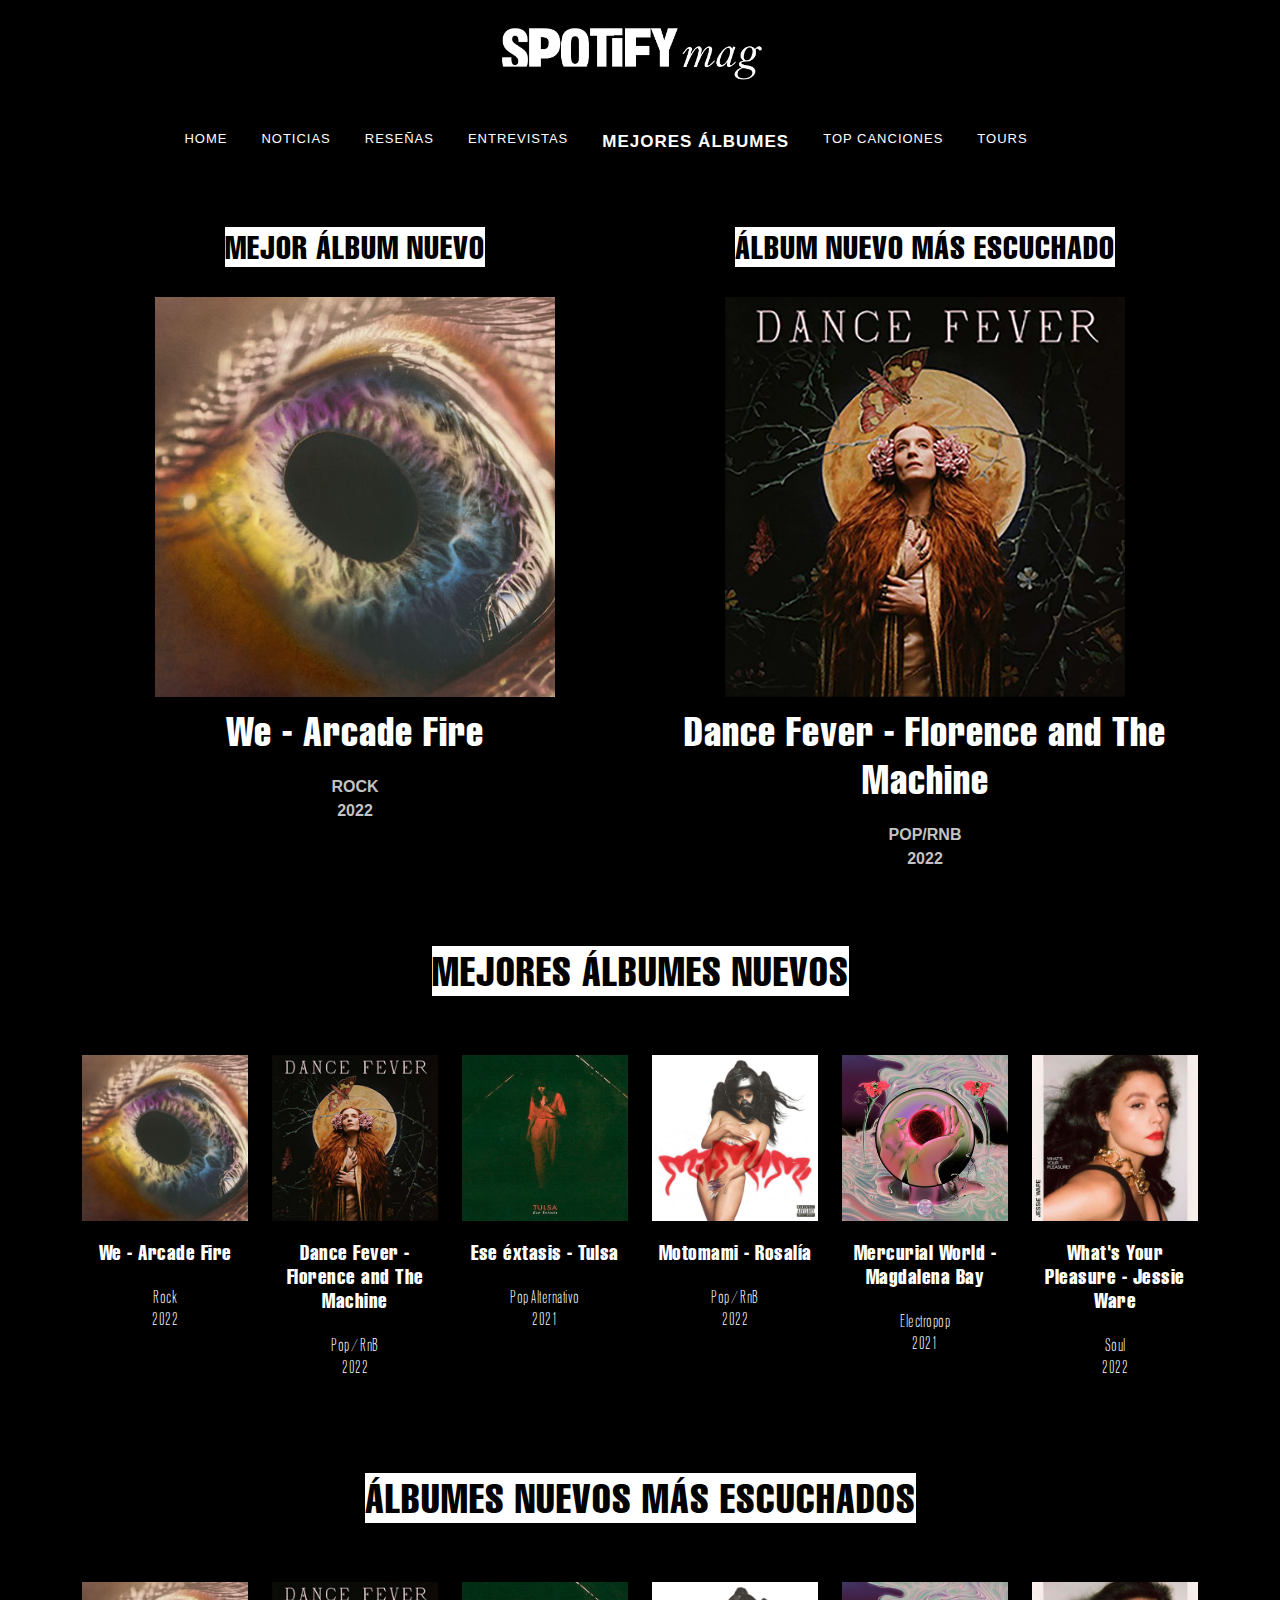
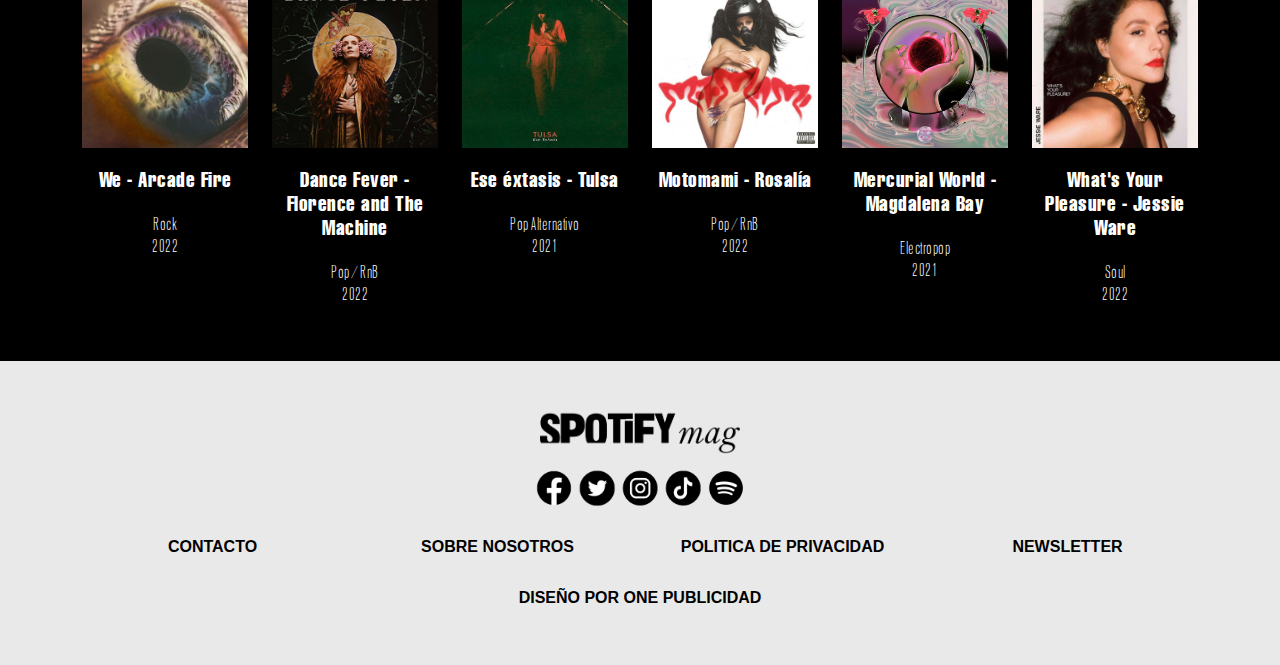
<file: mejores-albumes.html>
<!doctype html>
<html>
<head>
<meta charset="utf-8">
<title>Mejores Álbumes - Spotify Mag</title>
	
<link rel="stylesheet" href="css/bootstrap.min.css">
<link href="css/bootstrap-custom.css" rel="stylesheet">	
<link href="https://maxst.icons8.com/vue-static/landings/line-awesome/line-awesome/1.3.0/css/line-awesome.min.css" rel="stylesheet">	
<link rel="stylesheet" href="css/style.css">
	
	<!-- SEO -->
<meta name="Description" content="La página de Mejores álbumes de Spotify Mag, actualizada semanalmente, muestra los mejores álbumes nuevos, y los álbumes nuevos más escuchados.">
<meta name="Keywords" content="Spotify, spotify mag, mejores álbumes nuevos, álbumes más escuchados, spotify mag mejores álbumes nuevos">		

	
</head>

<body>
	
	<header>
		<div class="container">
			 <a class="navbar-brand" href="index.html">		<img src="img/logo.png" alt="spotify mag logo" class="img-fluid" width="260px"></a>

		</div>
		<div class="container">
			
							<nav class="navbar navbar-expand-lg navbar-light bg-light">
					  <button class="navbar-toggler" type="button" data-bs-toggle="collapse" data-bs-target="#navbar" aria-controls="navbar" aria-expanded="false" aria-label="Toggle navigation">
						<span class="navbar-toggler-icon"></span>
					  </button>

					  <div class="collapse navbar-collapse" id="navbar">
						<ul class="navbar-nav mx-auto">
						  <li class="nav-item">
							<a class="nav-link" href="index.html">HOME</a>
						  </li>
						  <li class="nav-item">
							<a class="nav-link" href="noticias.html">NOTICIAS</a>
						  </li>
							
						  <li class="nav-item">
							<a class="nav-link" href="resenias.html">RESEÑAS</a>
						</li>
						    <li class="nav-item">
							<a class="nav-link" href="entrevistas.html">ENTREVISTAS</a>
						  </li>
						  <li class="nav-item active">
							<a class="nav-link" href="mejores-albumes.html">MEJORES ÁLBUMES</a>
							  </li>
							  <li class="nav-item">
							<a class="nav-link" href="top-canciones.html">TOP CANCIONES</a>
						  </li>
						  <li class="nav-item">
							<a class="nav-link" href="tours.html">TOURS</a>
						  </li>
						  <li class="nav-item">
							<a class="nav-link" href="#"><i class="las la-search"></i></a>
						  </li>
						  <li class="nav-item">
							<a class="nav-link" href="registro.html"><i class="las la-user"></i></a>
						  </li>		
						</ul>
					  </div>
					</nav>
		
			
	</div>
	
	</header>
	
	<section id="mejores">
	
		<div class="container">
		
			<div class="row">
			
				<article class="col-md-6 col-sm-12">

					<h2 class="centro-titulo-arriba"><span>Mejor álbum nuevo</span></h2>
					
					<div class="arriba-centrado">
						<img src="img/we-album.jpg" alt="we arcade fire" class="img-fluid">
					<h3>We - Arcade Fire</h3>
					
					<p class="arriba-p">Rock <br>2022</p>
							</div>
			
					
				</article>
				
				
				<article class="col-md-6 col-sm-12">
					
					
					<div class="arriba-centrado">
					<h2 class="centro-titulo-arriba"><span>Álbum nuevo más escuchado</span></h2>
					
					<img src="img/dance-fever-album.jpg" alt="dance fever florence" class="img-fluid">
					
					<h3>Dance Fever - Florence and The Machine</h3>
					
					<p class="arriba-p">Pop/RnB <br>2022</p>

					</div>
				</article>
			
			
			</div>
		
		
		</div>
		
		
		
	</section>
	
	<section id="nuevos">
		<div class="container">
			 
			<h2 class="titulos-albunes"><span>Mejores álbumes nuevos</span></h2>
			
			
		<div class="row">
		
			<article class="col-md-2 col-sm-6 col-12">
			
				<img src="img/we-album.jpg" alt="we arcade fire" class="img-fluid" width="250px">
				
				<h3>We - Arcade Fire</h3>
				<p>Rock <br> 2022</p>
				
			</article>
			
			<article class="col-md-2 col-sm-6 col-12">
			
				<img src="img/dance-fever-album.jpg" alt="dance fever florence and the machine" class="img-fluid" width="250px">
				
				<h3>Dance Fever - Florence and The Machine</h3>
				<p>Pop/RnB <br> 2022</p>
					
			</article>
			
			<article class="col-md-2 col-sm-6 col-12">
			
				<img src="img/ese-extasis-album.jpg" alt="ese extasis tulsa" class="img-fluid" width="250px">
				
				<h3>Ese éxtasis - Tulsa</h3>
				<p>Pop Alternativo <br> 2021</p>
					
			</article>
			
			<article class="col-md-2 col-sm-6 col-12">
			
				<img src="img/motomami-album.jpg" alt="motomami rosalia" class="img-fluid" width="250px">
				
				<h3>Motomami - Rosalía</h3>
				<p>Pop/RnB <br> 2022</p>
					
			</article>
			
			<article class="col-md-2 col-sm-6 col-12">
			
				<img src="img/mercurial-world-album.jpg" alt="mercurial world magdalena bay" class="img-fluid" width="250px">
				
				<h3>Mercurial World - Magdalena Bay</h3>
				<p>Electropop <br> 2021</p>
				
			</article>
			
			<article class="col-md-2 col-sm-6 col-12">
			
				<img src="img/whats-your-pleasure-album.jpg" alt="what is your pleasure Jessie ware" class="img-fluid" width="250px">
				
				<h3>What's Your Pleasure - Jessie Ware</h3>
				<p>Soul <br> 2022</p>
					
			</article>
		</div>
		</div>
	</section>
	
	<section id="escuchados">
		<div class="container">
			 
			<h2 class="titulos-albunes"><span>Álbumes nuevos más escuchados</span></h2>
			
			
		<div class="row">
		
			<article class="col-md-2 col-sm-6 col-12">
				
				<img src="img/we-album.jpg" alt="we arcade fire" class="img-fluid" width="250px">
				
				<h3>We - Arcade Fire</h3>
				<p>Rock <br> 2022</p>
				
			</article>
			
			<article class="col-md-2 col-sm-6 col-12">
			
				<img src="img/dance-fever-album.jpg" alt="dance fever florence and the machine" class="img-fluid" width="250px">
				
				<h3>Dance Fever - Florence and The Machine</h3>
				<p>Pop/RnB <br> 2022</p>
					
			</article>
			
			<article class="col-md-2 col-sm-6 col-12">
			
				<img src="img/ese-extasis-album.jpg" alt="ese extasis tulsa" class="img-fluid" width="250px">
				
				<h3>Ese éxtasis - Tulsa</h3>
				<p>Pop Alternativo <br> 2021</p>
					
			</article>
			
			<article class="col-md-2 col-sm-6 col-12">
			
				<img src="img/motomami-album.jpg" alt="motomami rosalia" class="img-fluid" width="250px">
				
				<h3>Motomami - Rosalía</h3>
				<p>Pop/RnB <br> 2022</p>
					
			</article>
			
			<article class="col-md-2 col-sm-6 col-12">
			
				<img src="img/mercurial-world-album.jpg" alt="mercurial world magdalena bay" class="img-fluid" width="250px">
				
				<h3>Mercurial World - Magdalena Bay</h3>
				<p>Electropop <br> 2021</p>
				
			</article>
			
			<article class="col-md-2 col-sm-6 col-12">
			
				<img src="img/whats-your-pleasure-album.jpg" alt="what is your pleasure Jessie ware" class="img-fluid" width="250px">
				
				<h3>What's Your Pleasure - Jessie Ware</h3>
				<p>Soul <br> 2022</p>
					
			</article>
		</div>
		</div>
	</section>
	
	<footer>
		<div class="container">
			
			<div class="spotify-logo-footer">
				
				<a href="#"> <img src="img/logo-negro.png" alt="spotify mag logo negro" class="img-fluid" width="200px"></a>
			
			</div>
			
			<div class="rrss-centrado">
		
				<a href="#"> <img src="img/fb-logo-negro.png" alt="facebook logo negro" class="img-fluid" width="38px"></a>

				<a href="#"> <img src="img/tw-logo-negro.png" alt="twitter logo negro" class="img-fluid" width="38px"></a>

				<a href="#"> <img src="img/ig-logo-negro.png" alt="instagram logo negro" class="img-fluid" width="38px"></a>

				<a href="#"> <img src="img/tk-logo-negro.png" alt="tiktok logo negro" class="img-fluid" width="38px"></a>

				<a href="#"> <img src="img/sp-logo-negro.png" alt="spotify logo negro" class="img-fluid" width="38px"></a>

			</div>	
				
			<div class="row">
			
				<article class="col-md-3 col-sm-6 col-12">
				
					<a href="contacto.html"><h6><b>Contacto</b></h6></a>
					
				</article>
				
				<article class="col-md-3 col-sm-6 col-12">
				
					<a href="#"><h6><b>Sobre nosotros</b></h6></a>
					
				</article>
				
				<article class="col-md-3 col-sm-6 col-12">
				
					<a href="#"><h6><b>Politica de privacidad</b></h6></a>
					
				</article>
				
				<article class="col-md-3 col-sm-6 col-12">
				
					<a href="#"><h6><b>Newsletter</b></h6></a>
					
				</article>
				
									
			</div>
			<br>
			<a href="#"><h6><b>Diseño por ONE Publicidad</b></h6></a>
			
		</div>
	</footer>
	
	<script src="js/jquery.min.js"></script>
	<script src="js/bootstrap.min.js"></script>
	
	<script async src="https://www.googletagmanager.com/gtag/js?id=G-GG7JZLGHGN"></script>
<script>
  window.dataLayer = window.dataLayer || [];
  function gtag(){dataLayer.push(arguments);}
  gtag('js', new Date());

  gtag('config', 'G-GG7JZLGHGN');
</script>
	
</body>
</html>
</file>
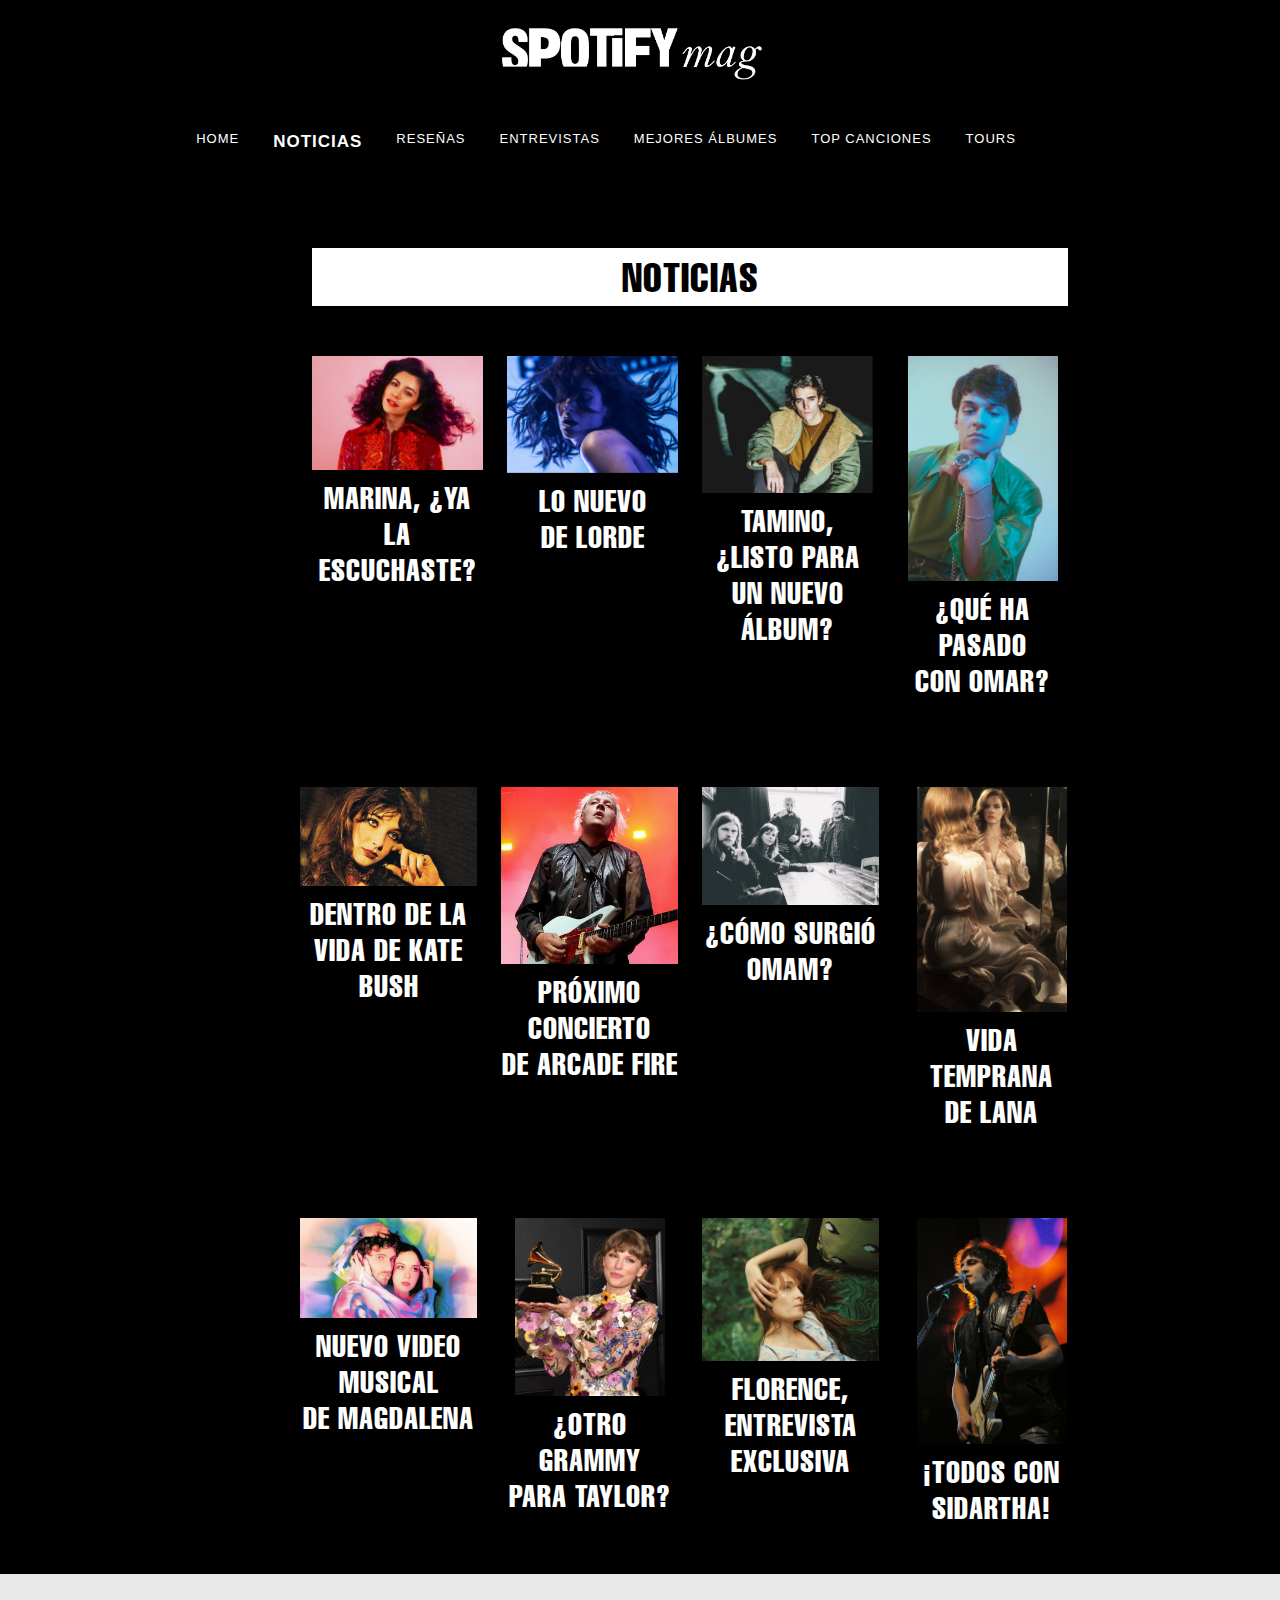
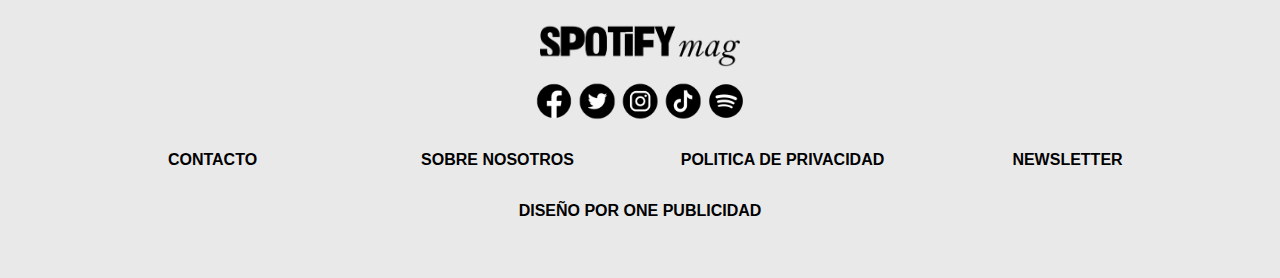
<file: noticias.html>
<!doctype html>
<html>
<head>
<meta charset="UTF-8">
<title>Noticias</title>
<link rel="stylesheet" href="css/bootstrap.min.css">
<link href="css/bootstrap-custom.css" rel="stylesheet">	
<link href="https://maxst.icons8.com/vue-static/landings/line-awesome/line-awesome/1.3.0/css/line-awesome.min.css" rel="stylesheet">	
<link rel="stylesheet" href="css/style.css">
	
	<!-- SEO -->
<meta name="Description" content="La página de noticias de Spotify Mag, se mantiene actualizada acerca de las nuevas noticias que salen acerca de la musica y los artistas de la industria.">
<meta name="Keywords" content="Spotify, spotify mag, noticias, nuevas, nuevas noticias, artistas, musica, noticias spotify mag">	
	
</head>

<body>
	<header>
		<div class="container">
			 <a class="navbar-brand" href="index.html">		<img src="img/logo.png" alt="spotify mag logo" class="img-fluid" width="260px"></a>

		</div>
		<div class="container">
			
							<nav class="navbar navbar-expand-lg navbar-light bg-light">
					  <button class="navbar-toggler" type="button" data-bs-toggle="collapse" data-bs-target="#navbar" aria-controls="navbar" aria-expanded="false" aria-label="Toggle navigation">
						<span class="navbar-toggler-icon"></span>
					  </button>

					  <div class="collapse navbar-collapse" id="navbar">
						<ul class="navbar-nav mx-auto">
						  <li class="nav-item">
							<a class="nav-link" href="index.html">HOME</a>
						  </li>
						  <li class="nav-item  active">
							<a class="nav-link" href="noticias.html">NOTICIAS</a>
						  </li>
							
						  <li class="nav-item">
							<a class="nav-link" href="resenias.html">RESEÑAS</a>
						</li>
						    <li class="nav-item">
							<a class="nav-link" href="entrevistas.html">ENTREVISTAS</a>
						  </li>
						  <li class="nav-item">
							<a class="nav-link" href="mejores-albumes.html">MEJORES ÁLBUMES</a>
							  </li>
							  <li class="nav-item">
							<a class="nav-link" href="top-canciones.html">TOP CANCIONES</a>
						  </li>
						  <li class="nav-item">
							<a class="nav-link" href="tours.html">TOURS</a>
						  </li>
						  <li class="nav-item">
							<a class="nav-link" href="#"><i class="las la-search"></i></a>
						  </li>
						  <li class="nav-item">
							<a class="nav-link" href="registro.html"><i class="las la-user"></i></a>
						  </li>		
						</ul>
					  </div>
					</nav>
		
			
	</div>
	
	</header>
	
	
	<section id="news">
		<div class="container">
			
			<center>
				<h2>noticias</h2>
			</center>
			
		<div class="row">
		
			<article class="col-md-3 col-sm-6 col-12">
			<center>
				<img src="img/noticias-marina.png" alt="marinanoticias" class="img-fluid" width="250px">
			</center>	
				<h3>Marina, ¿ya<br>la escuchaste?</h3>
			
				
			</article>
			
			<article class="col-md-3 col-sm-6 col-12">
			<center>
				<img src="img/noticias-lorde.png" alt="lordenoticias" class="img-fluid" width="250px">
			</center>	
				<h3>Lo nuevo<br>de Lorde</h3>
				
			</article>
			
			<article class="col-md-3 col-sm-6 col-12">
			<center>
				<img src="img/noticias-tamino.png" alt="taminonoticias" class="img-fluid" width="250px">
			</center>	
				<h3>Tamino, ¿listo para<br>un nuevo álbum?</h3>
				
					
			</article>
			
			<article class="col-md-3 col-sm-6 col-12">
			<center>
				<img src="img/noticias-omar.png" alt="omarnoticias" class="img-fluid" width="150px">
			</center>	
				<h3>¿Qué ha pasado<br>con Omar?</h3>
				
			</article>
			
			
		</div>
		</div>
		
		
			
		
	</section>
	
	<section id="news2">
	<div class="row">
		
			<article class="col-md-3 col-sm-6 col-12">
			<center>
				<img src="img/noticias-kate-bush.png" alt="katenoticias" class="img-fluid" width="250px">
			</center>	
				<h3>Dentro de la<br>vida de Kate Bush</h3> 
			
				
			</article>
			
			<article class="col-md-3 col-sm-6 col-12">
			<center>
				<img src="img/noticias-arcade-fire.png" alt="arcadefirenoticias" class="img-fluid" width="250px">
			</center>	
				<h3>Próximo concierto<br>de Arcade Fire</h3>
				
			</article>
			
			<article class="col-md-3 col-sm-6 col-12">
			<center>
				<img src="img/noticias-omam.png" alt="omamnoticias" class="img-fluid" width="250px">
			</center>	
				<h3>¿Cómo surgió<br>OMAM?</h3>
				
					
			</article>
			
			<article class="col-md-3 col-sm-6 col-12">
			<center>
				<img src="img/noticias-lana.png" alt="lananoticias" class="img-fluid" width="150px">
			</center>	
				<h3>Vida temprana<br>de Lana</h3>
				
			</article>
			
			
		</div>
	
	
	
	</section>
	
		<section id="news3">
	<div class="row">
		
			<article class="col-md-3 col-sm-6 col-12">
			<center>
				<img src="img/noticias-magdalena.bay.png" alt="magdalenanoticias" class="img-fluid" width="250px">
			</center>	
				<h3>Nuevo video musical<br>de Magdalena</h3>
			
				
			</article>
			
			<article class="col-md-3 col-sm-6 col-12">
			<center>
				<img src="img/noticias-taylor.png" alt="taylornoticias" class="img-fluid" width="150px">
			</center>	
				<h3>¿Otro Grammy<br>para Taylor?</h3>
				
			</article>
			
			<article class="col-md-3 col-sm-6 col-12">
			<center>
				<img src="img/noticias florence.png" alt="florencenoticias" class="img-fluid" width="250px">
			</center>	
				<h3>Florence, entrevista<br>exclusiva</h3>
				
					
			</article>
			
			<article class="col-md-3 col-sm-6 col-12">
			<center>
				<img src="img/noticias-sidartha.png" alt="sidarthanoticias" class="img-fluid" width="150px">
			</center>	
				<h3>¡Todos con<br>Sidartha!</h3>
				
			</article>
			
			
		</div>
	
	
	
	</section>
<footer>
		<div class="container">
			
			<div class="spotify-logo-footer">
				
				<a href="#"> <img src="img/logo-negro.png" alt="spotify mag logo negro" class="img-fluid" width="200px"></a>
			
			</div>
			
			<div class="rrss-centrado">
		
				<a href="#"> <img src="img/fb-logo-negro.png" alt="facebook logo negro" class="img-fluid" width="38px"></a>

				<a href="#"> <img src="img/tw-logo-negro.png" alt="twitter logo negro" class="img-fluid" width="38px"></a>

				<a href="#"> <img src="img/ig-logo-negro.png" alt="instagram logo negro" class="img-fluid" width="38px"></a>

				<a href="#"> <img src="img/tk-logo-negro.png" alt="tiktok logo negro" class="img-fluid" width="38px"></a>

				<a href="#"> <img src="img/sp-logo-negro.png" alt="spotify logo negro" class="img-fluid" width="38px"></a>

			</div>	
				
			<div class="row">
			
				<article class="col-md-3 col-sm-6 col-12">
				
					<a href="contacto.html"><h6><b>Contacto</b></h6></a>
					
				</article>
				
				<article class="col-md-3 col-sm-6 col-12">
				
					<a href="#"><h6><b>Sobre nosotros</b></h6></a>
					
				</article>
				
				<article class="col-md-3 col-sm-6 col-12">
				
					<a href="#"><h6><b>Politica de privacidad</b></h6></a>
					
				</article>
				
				<article class="col-md-3 col-sm-6 col-12">
				
					<a href="#"><h6><b>Newsletter</b></h6></a>
					
				</article>
				
									
			</div>
			<br>
			<a href="#"><h6><b>Diseño por ONE Publicidad</b></h6></a>
			
		</div>
	</footer>	
	
	
	
	<script src="js/jquery.min.js"></script>
	<script src="js/bootstrap.min.js"></script>
	
	<script async src="https://www.googletagmanager.com/gtag/js?id=G-GG7JZLGHGN"></script>
<script>
  window.dataLayer = window.dataLayer || [];
  function gtag(){dataLayer.push(arguments);}
  gtag('js', new Date());

  gtag('config', 'G-GG7JZLGHGN');
</script>
</body>
</html>
</file>
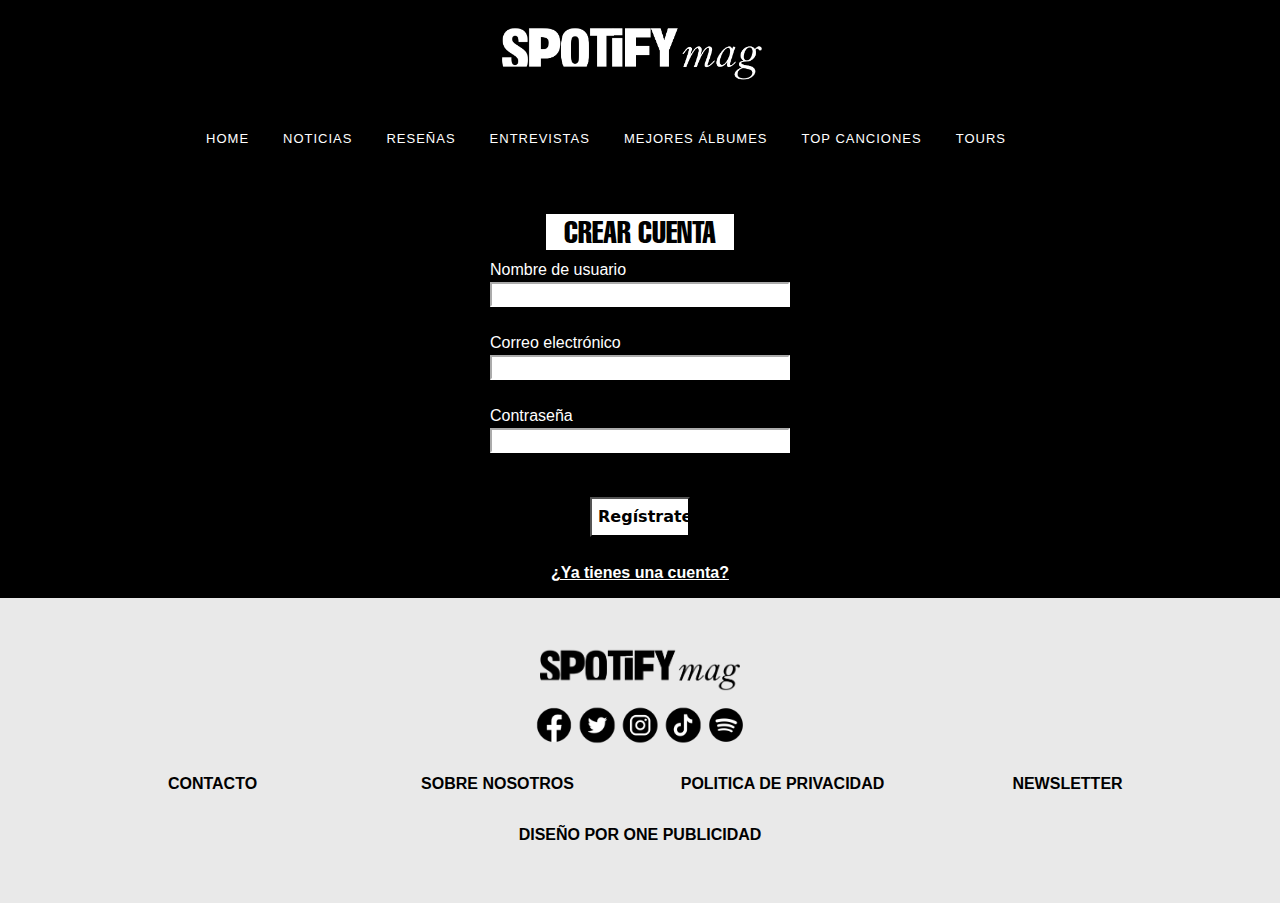
<file: registro.html>
<!doctype html>
<html>
<head>
<meta charset="utf-8">
<title>Regístrate - Spotify Mag</title>
	<link rel="stylesheet" href="css/bootstrap.min.css">
	<link href="css/bootstrap-custom.css" rel="stylesheet">	
	<link href="https://maxst.icons8.com/vue-static/landings/line-awesome/line-awesome/1.3.0/css/line-awesome.min.css" rel="stylesheet">	
	<link rel="stylesheet" href="css/style.css">
</head>

<!-- SEO -->
<meta name="Description" content="Spotify Mag registro es una pagina web que permite a los usuarios registrarse en la revista virtual para estar al tanto de los artistas y música.">
<meta name="Keywords" content="Spotify, spotify mag, pagina spotify mag, spotify revista, spotify revista virtual, revista virtual, spotify articulos spotify artistas, spotify noticias, spotify música, spotify mag registro, registro spotify revista">	

<body>
	<header>
		<div class="container">
			 <a class="navbar-brand" href="index.html">		<img src="img/logo.png" alt="spotify mag logo" class="img-fluid" width="260px"></a>

		</div>
		<div class="container">
			
							<nav class="navbar navbar-expand-lg navbar-light bg-light">
					  <button class="navbar-toggler" type="button" data-bs-toggle="collapse" data-bs-target="#navbar" aria-controls="navbar" aria-expanded="false" aria-label="Toggle navigation">
						<span class="navbar-toggler-icon"></span>
					  </button>

					  <div class="collapse navbar-collapse" id="navbar">
						<ul class="navbar-nav mx-auto">
						  <li class="nav-item">
							<a class="nav-link" href="index.html">HOME</a>
						  </li>
						  <li class="nav-item">
							<a class="nav-link" href="#">NOTICIAS</a>
						  </li>
							
						  <li class="nav-item">
							<a class="nav-link" href="resenias.html">RESEÑAS</a>
						</li>
						    <li class="nav-item">
							<a class="nav-link" href="#">ENTREVISTAS</a>
						  </li>
						  <li class="nav-item">
							<a class="nav-link" href="mejores-albumes.html">MEJORES ÁLBUMES</a>
							  </li>
							  <li class="nav-item">
							<a class="nav-link" href="#">TOP CANCIONES</a>
						  </li>
						  <li class="nav-item">
							<a class="nav-link" href="#">TOURS</a>
						  </li>
						  <li class="nav-item">
							<a class="nav-link" href="#"><i class="las la-search"></i></a>
						  </li>
						  <li class="nav-item active">
							<a class="nav-link" href="registro.html"><i class="las la-user"></i></a>
						  </li>	
							
						</ul>
					  </div>
					</nav>
		
			
	</div>
	
	</header>
	
	<section id="registro">
		<center>
            <section class="div-titulo-registro">
                <h2 id="Titulo-registro">CREAR CUENTA</h2>
            </section>
        </center>
        <section class="form-center">
            <form>
                <label id="Texto-cuerpo">Nombre de usuario</label><br/>
                <input id="input-registro"/><br/><br/>
                <label id="Texto-cuerpo">Correo electrónico</label><br/>
                <input id="input-registro"/><br/><br/>
                <label id="Texto-cuerpo">Contraseña</label><br/>
                <input id="input-registro"/><br/><br/>
                <center>
                    <button class="boton-registro">Regístrate</button><br><br>
                    <a id="Texto-cuerpo" href=""><b>¿Ya tienes una cuenta?</b></a>
                </center>
            </form>
        </section>
	</section>
	
	
<footer>
		<div class="container">
			
			<div class="spotify-logo-footer">
				
				<a href="#"> <img src="img/logo-negro.png" alt="spotify mag logo negro" class="img-fluid" width="200px"></a>
			
			</div>
			
			<div class="rrss-centrado">
		
				<a href="#"> <img src="img/fb-logo-negro.png" alt="facebook logo negro" class="img-fluid" width="38px"></a>

				<a href="#"> <img src="img/tw-logo-negro.png" alt="twitter logo negro" class="img-fluid" width="38px"></a>

				<a href="#"> <img src="img/ig-logo-negro.png" alt="instagram logo negro" class="img-fluid" width="38px"></a>

				<a href="#"> <img src="img/tk-logo-negro.png" alt="tiktok logo negro" class="img-fluid" width="38px"></a>

				<a href="#"> <img src="img/sp-logo-negro.png" alt="spotify logo negro" class="img-fluid" width="38px"></a>

			</div>	
				
			<div class="row">
			
				<article class="col-md-3 col-sm-6 col-12">
				
					<a href="#"><h6><b>Contacto</b></h6></a>
					
				</article>
				
				<article class="col-md-3 col-sm-6 col-12">
				
					<a href="#"><h6><b>Sobre nosotros</b></h6></a>
					
				</article>
				
				<article class="col-md-3 col-sm-6 col-12">
				
					<a href="#"><h6><b>Politica de privacidad</b></h6></a>
					
				</article>
				
				<article class="col-md-3 col-sm-6 col-12">
				
					<a href="#"><h6><b>Newsletter</b></h6></a>
					
				</article>
				
									
			</div>
			<br>
			<a href="#"><h6><b>Diseño por ONE Publicidad</b></h6></a>
			
		</div>
	</footer>
	<script src="js/jquery.min.js"></script>
	<script src="js/bootstrap.min.js"></script>
	
	<script async src="https://www.googletagmanager.com/gtag/js?id=G-GG7JZLGHGN"></script>
<script>
  window.dataLayer = window.dataLayer || [];
  function gtag(){dataLayer.push(arguments);}
  gtag('js', new Date());

  gtag('config', 'G-GG7JZLGHGN');
</script>
</body>
	
</html>
</file>
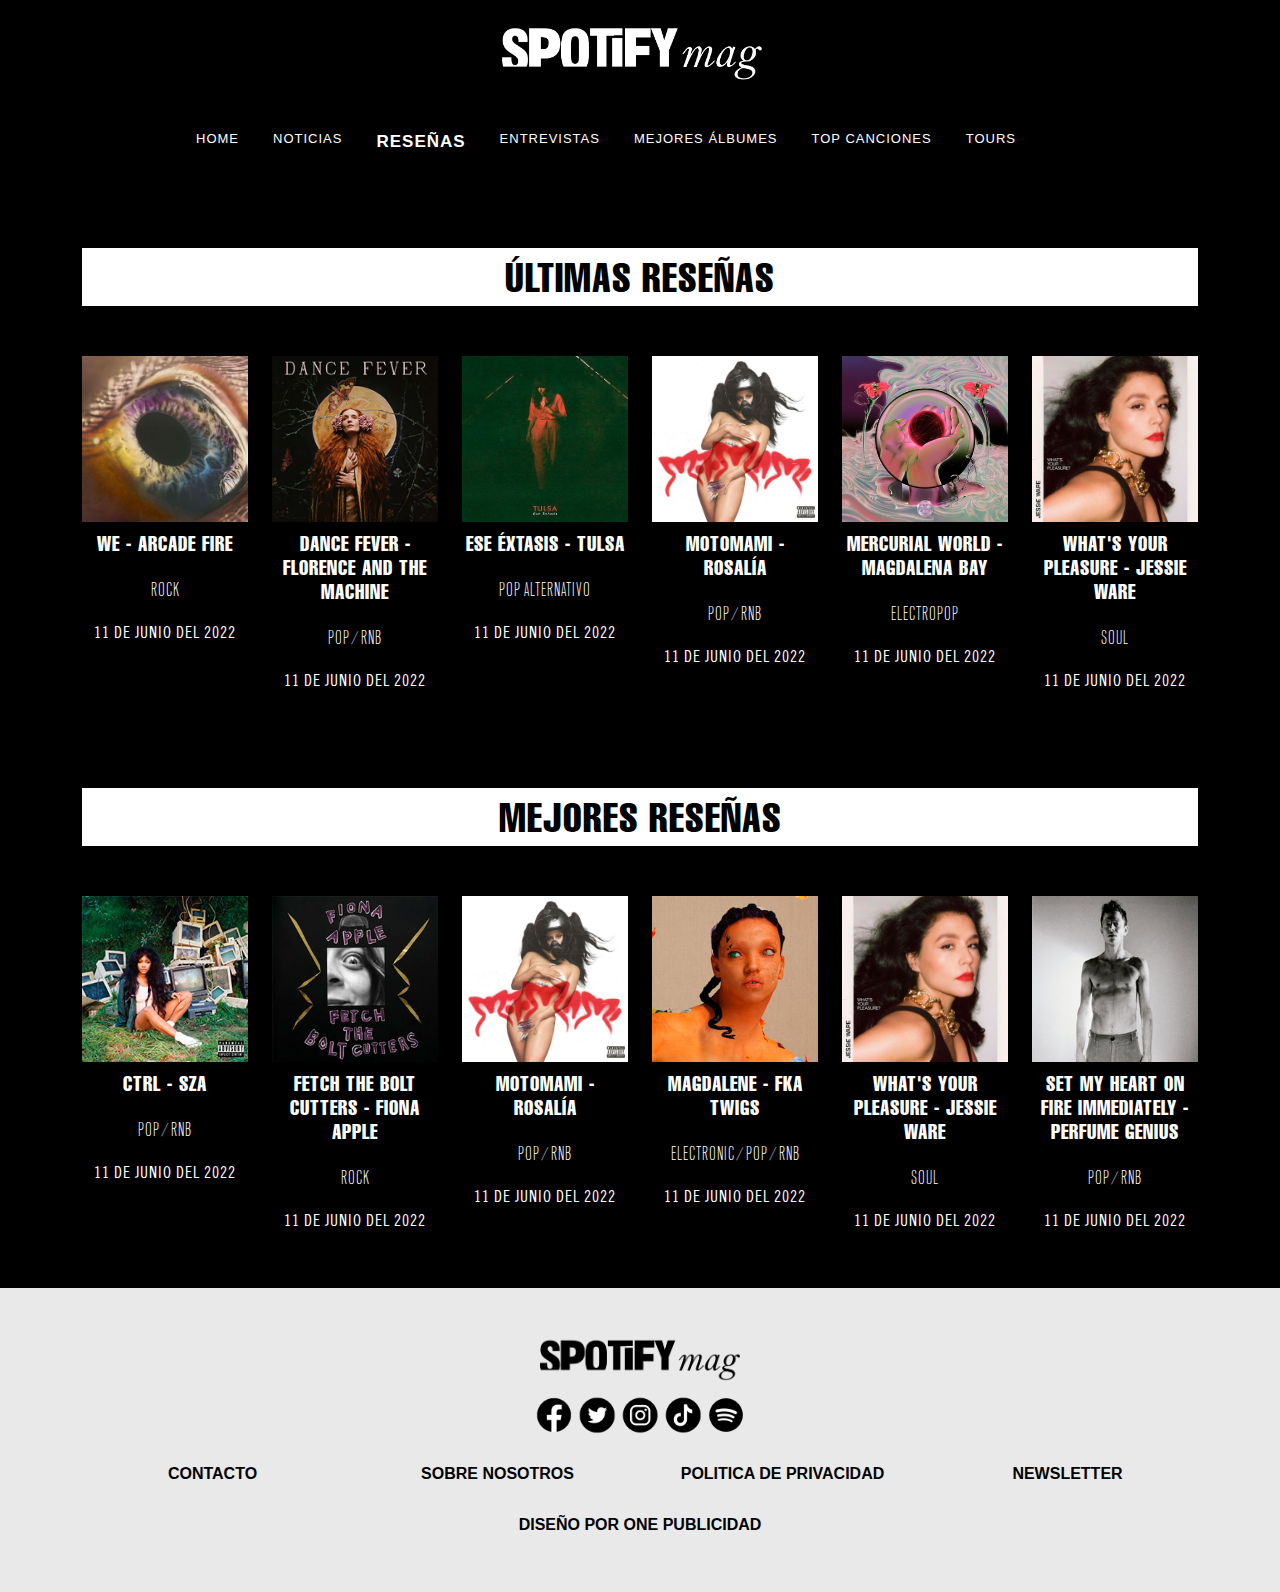
<file: resenias.html>
<!doctype html>
<html>
<head>
<meta charset="utf-8">
<meta name="viewport" content="width=device-width, initial-scale=1.0">
<title>Reseñas - SpotifyMag</title>
<link rel="stylesheet" href="css/bootstrap.min.css">
<link href="css/bootstrap-custom.css" rel="stylesheet">	
<link href="https://maxst.icons8.com/vue-static/landings/line-awesome/line-awesome/1.3.0/css/line-awesome.min.css" rel="stylesheet">	
<link rel="stylesheet" href="css/style.css">	
</head>

<!-- SEO -->
<meta name="Description" content="Spotify Mag resenias es una pagina web a modo de revista virtual que permite a los usuarios visitar las reseñas hechas a sus artistas y música favoritos.">
<meta name="Keywords" content="Spotify, spotify mag, pagina spotify mag, spotify revista, spotify revista virtual, revista virtual, spotify articulos spotify artistas, spotify noticias, spotify música, spotify mag reseñas, reseñas spotify revista">	

<body>
	
	<header>
		<div class="container">
			 <a class="navbar-brand" href="index.html">		<img src="img/logo.png" alt="spotify mag logo" class="img-fluid" width="260px"></a>

		</div>
		<div class="container">
			
							<nav class="navbar navbar-expand-lg navbar-light bg-light">
					  <button class="navbar-toggler" type="button" data-bs-toggle="collapse" data-bs-target="#navbar" aria-controls="navbar" aria-expanded="false" aria-label="Toggle navigation">
						<span class="navbar-toggler-icon"></span>
					  </button>

					  <div class="collapse navbar-collapse" id="navbar">
						<ul class="navbar-nav mx-auto">
						  <li class="nav-item">
							<a class="nav-link" href="index.html">HOME</a>
						  </li>
						  <li class="nav-item">
							<a class="nav-link" href="#">NOTICIAS</a>
						  </li>
							
						  <li class="nav-item  active">
							<a class="nav-link" href="resenias.html">RESEÑAS</a>
						</li>
						    <li class="nav-item">
							<a class="nav-link" href="#">ENTREVISTAS</a>
						  </li>
						  <li class="nav-item">
							<a class="nav-link" href="mejores-albumes.html">MEJORES ÁLBUMES</a>
							  </li>
							  <li class="nav-item">
							<a class="nav-link" href="#">TOP CANCIONES</a>
						  </li>
						  <li class="nav-item">
							<a class="nav-link" href="#">TOURS</a>
						  </li>
						  <li class="nav-item">
							<a class="nav-link" href="#"><i class="las la-search"></i></a>
						  </li>
						  <li class="nav-item">
							<a class="nav-link" href="registro.html"><i class="las la-user"></i></a>
						  </li>		
						</ul>
					  </div>
					</nav>
		
			
	</div>
	
	</header>
	
	<section id="ultimas">
		<div class="container">
			
			<center>
				<h2>últimas reseñas</h2>
			</center>
			
		<div class="row">
		
			<article class="col-md-2 col-sm-6 col-12">
			
				<img src="img/we-album.jpg" alt="we arcade fire" class="img-fluid" width="250px">
				
				<h3>We - Arcade Fire</h3>
				<p class="genero">Rock</p>
				<p class="fecha">11 de junio del 2022</p>
				
			</article>
			
			<article class="col-md-2 col-sm-6 col-12">
			
				<img src="img/dance-fever-album.jpg" alt="dance fever florence and the machine" class="img-fluid" width="250px">
				
				<h3>Dance Fever - Florence and The Machine</h3>
				<p class="genero">Pop/RnB</p>
				<p class="fecha">11 de junio del 2022</p>
					
			</article>
			
			<article class="col-md-2 col-sm-6 col-12">
			
				<img src="img/ese-extasis-album.jpg" alt="ese extasis tulsa" class="img-fluid" width="250px">
				
				<h3>Ese éxtasis - Tulsa</h3>
				<p class="genero">Pop Alternativo</p>
				<p class="fecha">11 de junio del 2022</p>
					
			</article>
			
			<article class="col-md-2 col-sm-6 col-12">
			
				<img src="img/motomami-album.jpg" alt="motomami rosalia" class="img-fluid" width="250px">
				
				<h3>Motomami - Rosalía</h3>
				<p class="genero">Pop/RnB</p>
				<p class="fecha">11 de junio del 2022</p>
					
			</article>
			
			<article class="col-md-2 col-sm-6 col-12">
			
				<img src="img/mercurial-world-album.jpg" alt="mercurial world magdalena bay" class="img-fluid" width="250px">
				
				<h3>Mercurial World - Magdalena Bay</h3>
				<p class="genero">Electropop</p>
				<p class="fecha">11 de junio del 2022</p>
				
			</article>
			
			<article class="col-md-2 col-sm-6 col-12">
			
				<img src="img/whats-your-pleasure-album.jpg" alt="what is your pleasure Jessie ware" class="img-fluid" width="250px">
				
				<h3>What's Your Pleasure - Jessie Ware</h3>
				<p class="genero">Soul</p>
				<p class="fecha">11 de junio del 2022</p>
					
			</article>
		</div>
		</div>
	</section>
	
	<section id="best">
		<div class="container">
		
			<center>
				<h2>Mejores Reseñas</h2>
			</center>
			
			<div class="row">
		
			<article class="col-md-2 col-sm-6 col-12">
			
				<img src="img/ctrl-resenias.jpg" alt="ctrl" class="img-fluid" width="250px">
				
				<h3>CTRL - sza</h3>
				<p class="genero">Pop/RnB</p>
				<p class="fecha">11 de junio del 2022</p>
				
			</article>
			
			<article class="col-md-2 col-sm-6 col-12">
			
				<img src="img/fetch-resenias.jpg" alt="fetch" class="img-fluid" width="250px">
				
				<h3>fetch the bolt cutters - Fiona apple</h3>
				<p class="genero">rock</p>
				<p class="fecha">11 de junio del 2022</p>
					
			</article>
			
			<article class="col-md-2 col-sm-6 col-12">
			
				<img src="img/motomami-album.jpg" alt="motomami" class="img-fluid" width="250px">
				
				<h3>motomami - Rosalía</h3>
				<p class="genero">Pop/RnB</p>
				<p class="fecha">11 de junio del 2022</p>
					
			</article>
			
			<article class="col-md-2 col-sm-6 col-12">
			
				<img src="img/magdalene-resenias.jpg" alt="magdalene" class="img-fluid" width="250px">
				
				<h3>magdalene - fka twigs</h3>
				<p class="genero">Electronic/Pop/RnB</p>
				<p class="fecha">11 de junio del 2022</p>
					
			</article>
			
			<article class="col-md-2 col-sm-6 col-12">
			
				<img src="img/whats-your-pleasure-album.jpg" alt="whats your pleasure" class="img-fluid" width="250px">
				
				<h3>What's Your Pleasure - Jessie Ware</h3>
				<p class="genero">Soul</p>
				<p class="fecha">11 de junio del 2022</p>
				
			</article>
			
			<article class="col-md-2 col-sm-6 col-12">
			
				<img src="img/set-my-heart-on-fire-resenias.jpg" alt="set my heart on fire" class="img-fluid" width="250px">
				
				<h3>Set my heart on fire immediately - perfume genius</h3>
				<p class="genero">Pop/RnB</p>
				<p class="fecha">11 de junio del 2022</p>
					
			</article>
		</div>
			
		</div>
	
	</section>
	
	
	
	<footer>
		<div class="container">
			
			<div class="spotify-logo-footer">
				
				<a href="#"> <img src="img/logo-negro.png" alt="spotify mag logo negro" class="img-fluid" width="200px"></a>
			
			</div>
			
			<div class="rrss-centrado">
		
				<a href="#"> <img src="img/fb-logo-negro.png" alt="facebook logo negro" class="img-fluid" width="38px"></a>

				<a href="#"> <img src="img/tw-logo-negro.png" alt="twitter logo negro" class="img-fluid" width="38px"></a>

				<a href="#"> <img src="img/ig-logo-negro.png" alt="instagram logo negro" class="img-fluid" width="38px"></a>

				<a href="#"> <img src="img/tk-logo-negro.png" alt="tiktok logo negro" class="img-fluid" width="38px"></a>

				<a href="#"> <img src="img/sp-logo-negro.png" alt="spotify logo negro" class="img-fluid" width="38px"></a>

			</div>	
				
			<div class="row">
			
				<article class="col-md-3 col-sm-6 col-12">
				
					<a href="#"><h6><b>Contacto</b></h6></a>
					
				</article>
				
				<article class="col-md-3 col-sm-6 col-12">
				
					<a href="#"><h6><b>Sobre nosotros</b></h6></a>
					
				</article>
				
				<article class="col-md-3 col-sm-6 col-12">
				
					<a href="#"><h6><b>Politica de privacidad</b></h6></a>
					
				</article>
				
				<article class="col-md-3 col-sm-6 col-12">
				
					<a href="#"><h6><b>Newsletter</b></h6></a>
					
				</article>
				
									
			</div>
			<br>
			<a href="#"><h6><b>Diseño por ONE Publicidad</b></h6></a>
			
		</div>
	</footer>	
	
	
	<script src="js/jquery.min.js"></script>
	<script src="js/bootstrap.min.js"></script>
	
	<script async src="https://www.googletagmanager.com/gtag/js?id=G-GG7JZLGHGN"></script>
<script>
  window.dataLayer = window.dataLayer || [];
  function gtag(){dataLayer.push(arguments);}
  gtag('js', new Date());

  gtag('config', 'G-GG7JZLGHGN');
</script>
	
</body>
</html>
</file>
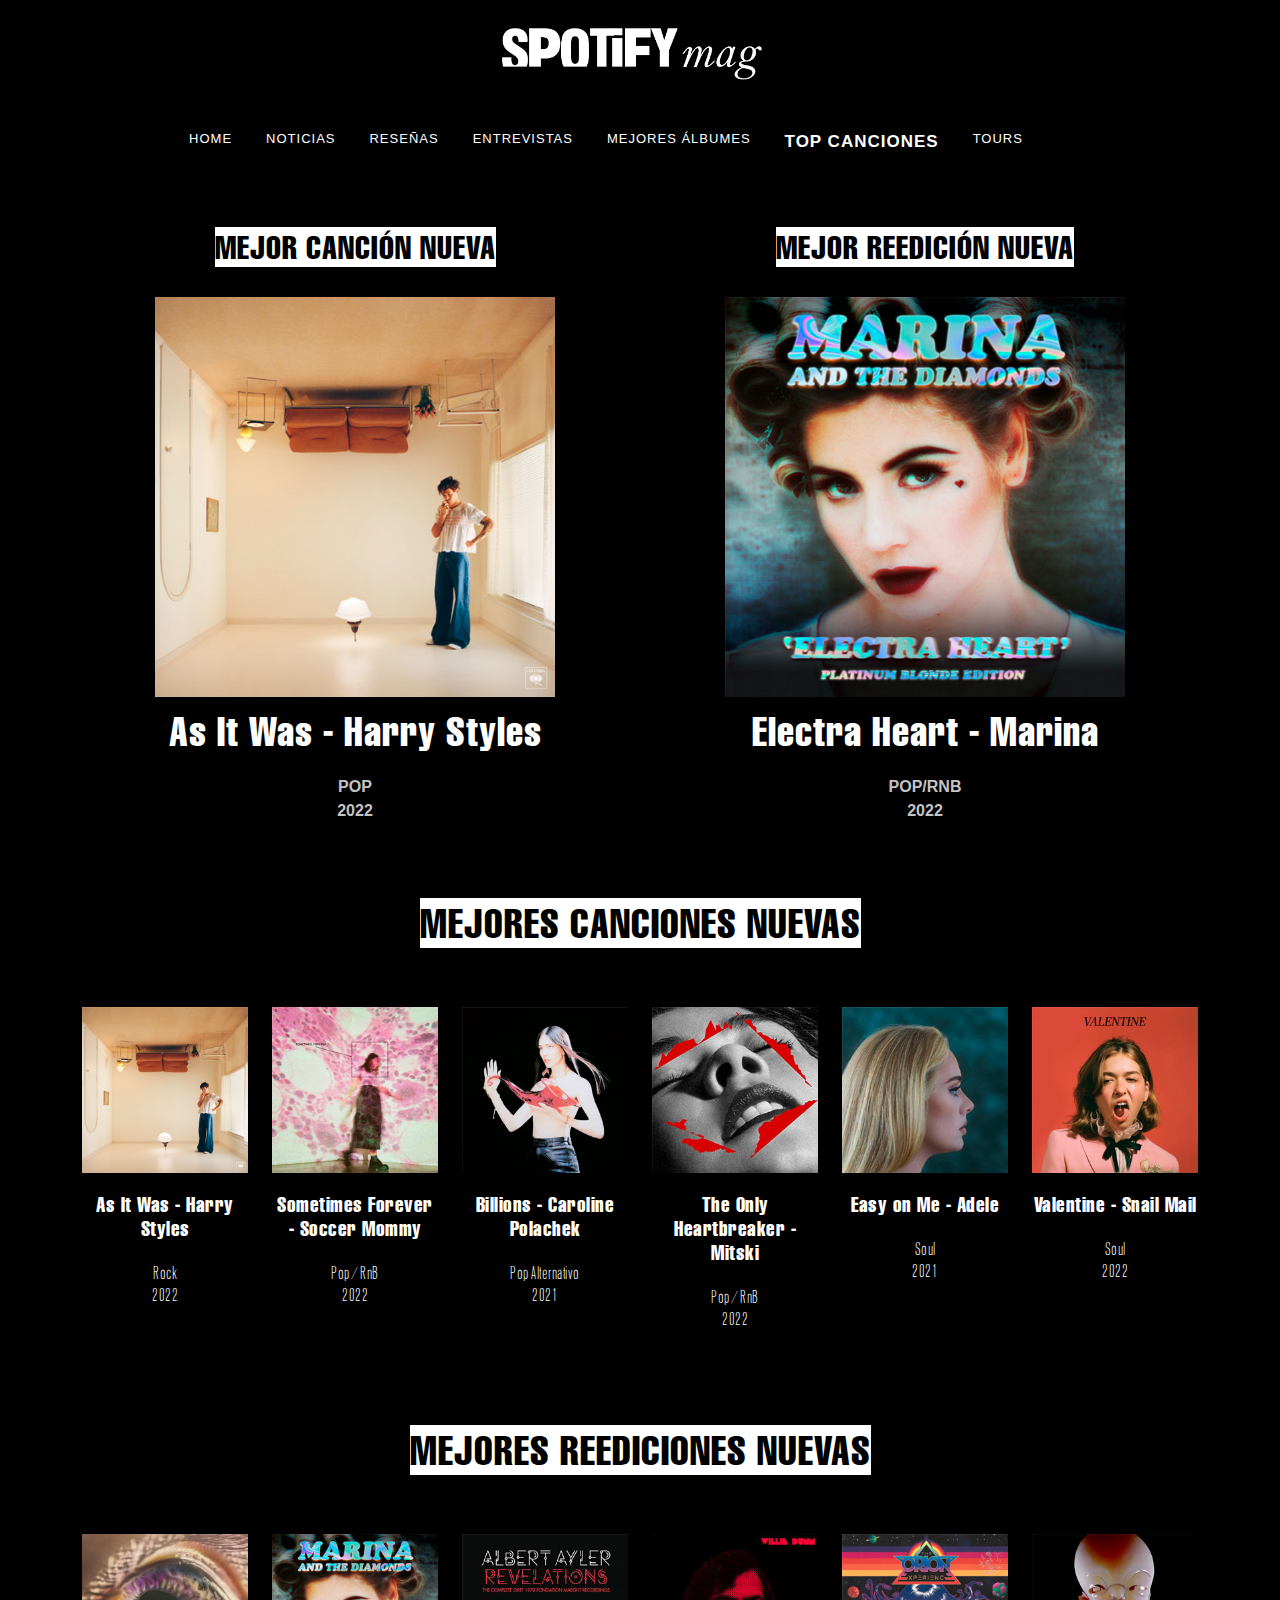
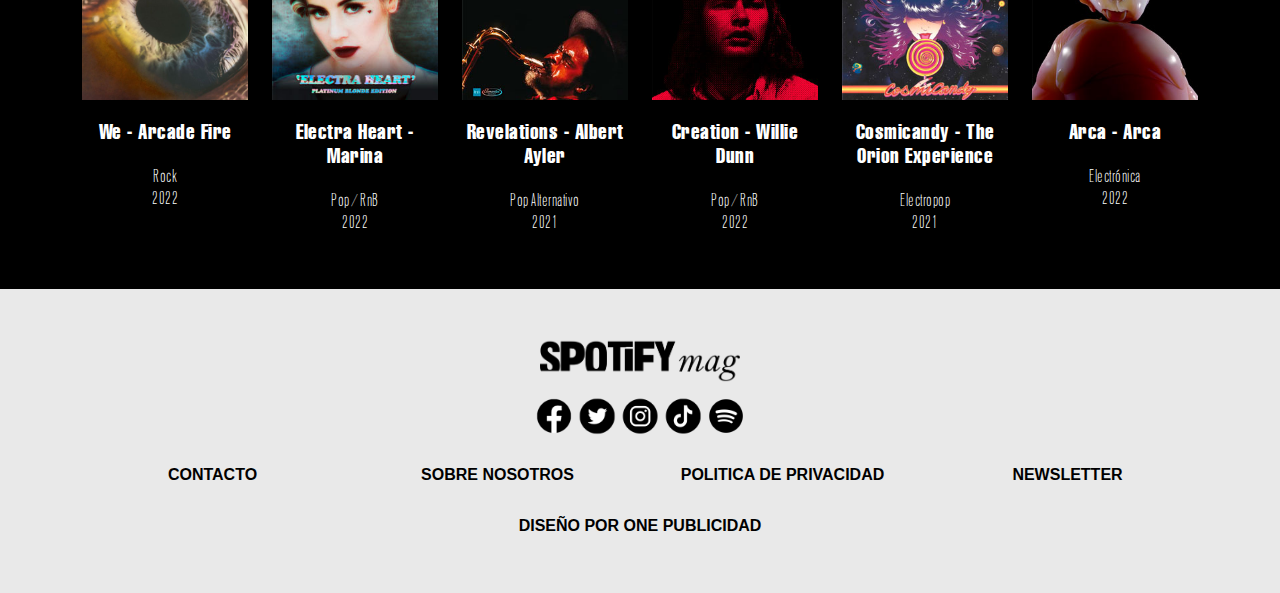
<file: top-canciones.html>
<!doctype html>
<html>
<head>
<meta charset="utf-8">
<title>Top canciones - Spotify Mag</title>
	
<link rel="stylesheet" href="css/bootstrap.min.css">
<link href="css/bootstrap-custom.css" rel="stylesheet">	
<link href="https://maxst.icons8.com/vue-static/landings/line-awesome/line-awesome/1.3.0/css/line-awesome.min.css" rel="stylesheet">	
<link rel="stylesheet" href="css/style.css">
	
	<!-- SEO -->
<meta name="Description" content="La página de Top Canciones de Spotify Mag, actualizada todas las semanas, muestra las mejores canciones nuevas, y las mejores reediciones nuevas.">
<meta name="Keywords" content="Spotify, spotify mag, top canciones, mejores canciones nuevas, mejores reediciones nuevas">		

	
</head>

<body>
	
	<header>
		<div class="container">
			 <a class="navbar-brand" href="index.html">		<img src="img/logo.png" alt="spotify mag logo" class="img-fluid" width="260px"></a>

		</div>
		<div class="container">
			
							<nav class="navbar navbar-expand-lg navbar-light bg-light">
					  <button class="navbar-toggler" type="button" data-bs-toggle="collapse" data-bs-target="#navbar" aria-controls="navbar" aria-expanded="false" aria-label="Toggle navigation">
						<span class="navbar-toggler-icon"></span>
					  </button>

					  <div class="collapse navbar-collapse" id="navbar">
						<ul class="navbar-nav mx-auto">
						  <li class="nav-item">
							<a class="nav-link" href="index.html">HOME</a>
						  </li>
						  <li class="nav-item">
							<a class="nav-link" href="noticias.html">NOTICIAS</a>
						  </li>
							
						  <li class="nav-item">
							<a class="nav-link" href="resenias.html">RESEÑAS</a>
						</li>
						    <li class="nav-item">
							<a class="nav-link" href="entrevistas.html">ENTREVISTAS</a>
						  </li>
						  <li class="nav-item">
							<a class="nav-link" href="mejores-albumes.html">MEJORES ÁLBUMES</a>
							  </li>
							  <li class="nav-item active">
							<a class="nav-link" href="top-canciones.html">TOP CANCIONES</a>
						  </li>
						  <li class="nav-item">
							<a class="nav-link" href="tours.html">TOURS</a>
						  </li>
						  <li class="nav-item">
							<a class="nav-link" href="#"><i class="las la-search"></i></a>
						  </li>
						  <li class="nav-item">
							<a class="nav-link" href="registro.html"><i class="las la-user"></i></a>
						  </li>		
						</ul>
					  </div>
					</nav>
		
			
	</div>
	
	</header>
	
	<section id="mejores">
	
		<div class="container">
		
			<div class="row">
			
				<article class="col-md-6 col-sm-12">

					<h2 class="centro-titulo-arriba"><span>Mejor canción nueva</span></h2>
					
					<div class="arriba-centrado">
						<img src="img/as-it-was.jpg" alt="as it was harry styles" class="img-fluid" width="400px">
					<h3>As It Was - Harry Styles</h3>
					
					<p class="arriba-p">Pop <br>2022</p>
							</div>
			
					
				</article>
				
				
				<article class="col-md-6 col-sm-12">
					
					
					<div class="arriba-centrado">
					<h2 class="centro-titulo-arriba"><span>Mejor reedición nueva</span></h2>
					
					<img src="img/electra-heart-reedition.jpg" alt="electra heart marina" class="img-fluid" width="400px">
					
					<h3>Electra Heart - Marina</h3>
					
					<p class="arriba-p">Pop/RnB <br>2022</p>

					</div>
				</article>
			
			
			</div>
		
		
		</div>
		
		
		
	</section>
	
	<section id="nuevos">
		<div class="container">
			 
			<h2 class="titulos-albunes"><span>Mejores canciones nuevas</span></h2>
			
			
		<div class="row">
		
			<article class="col-md-2 col-sm-6 col-12">
			
				<img src="img/as-it-was-pequenio.jpg" alt="as it was harry styles" class="img-fluid" width="250px">
				
				<h3>As It Was - Harry Styles</h3>
				<p>Rock <br> 2022</p>
				
			</article>
			
			<article class="col-md-2 col-sm-6 col-12">
			
				<img src="img/sometimes-forever.jpg" alt="sometimes forever soccer mommy" class="img-fluid" width="250px">
				
				<h3>Sometimes Forever - Soccer Mommy</h3>
				<p>Pop/RnB <br> 2022</p>
					
			</article>
			
			<article class="col-md-2 col-sm-6 col-12">
			
				<img src="img/billions.jpg" alt="billions caroline polachek" class="img-fluid" width="250px">
				
				<h3>Billions - Caroline Polachek</h3>
				<p>Pop Alternativo <br> 2021</p>
					
			</article>
			
			<article class="col-md-2 col-sm-6 col-12">
			
				<img src="img/the-only-heartbreaker.jpg" alt="the only heartbreaker mitski" class="img-fluid" width="250px">
				
				<h3>The Only Heartbreaker - Mitski</h3>
				<p>Pop/RnB <br> 2022</p>
					
			</article>
			
			<article class="col-md-2 col-sm-6 col-12">
			
				<img src="img/easy-on-me.jpg" alt="easy on me adele" class="img-fluid" width="250px">
				
				<h3>Easy on Me - Adele</h3>
				<p>Soul <br> 2021</p>
				
			</article>
			
			<article class="col-md-2 col-sm-6 col-12">
			
				<img src="img/valentine.jpg" alt="valentine snail mail" class="img-fluid" width="250px">
				
				<h3>Valentine - Snail Mail</h3>
				<p>Soul <br> 2022</p>
					
			</article>
		</div>
		</div>
	</section>
	
	<section id="escuchados">
		<div class="container">
			 
			<h2 class="titulos-albunes"><span>Mejores reediciones nuevas</span></h2>
			
			
		<div class="row">
		
			<article class="col-md-2 col-sm-6 col-12">
				
				<img src="img/we-album.jpg" alt="we arcade fire" class="img-fluid" width="250px">
				
				<h3>We - Arcade Fire</h3>
				<p>Rock <br> 2022</p>
				
			</article>
			
			<article class="col-md-2 col-sm-6 col-12">
			
				<img src="img/electra-heart-reedition-pequenio.jpg" alt="electra heart marina" class="img-fluid" width="250px">
				
				<h3>Electra Heart - Marina</h3>
				<p>Pop/RnB <br> 2022</p>
					
			</article>
			
			<article class="col-md-2 col-sm-6 col-12">
			
				<img src="img/revelations-reedition.jpg" alt="revelations alber ayler" class="img-fluid" width="250px">
				
				<h3>Revelations - Albert Ayler</h3>
				<p>Pop Alternativo <br> 2021</p>
					
			</article>
			
			<article class="col-md-2 col-sm-6 col-12">
			
				<img src="img/creation-reedition.jpg" alt="creation willie dunn" class="img-fluid" width="250px">
				
				<h3>Creation - Willie Dunn</h3>
				<p>Pop/RnB <br> 2022</p>
					
			</article>
			
			<article class="col-md-2 col-sm-6 col-12">
			
				<img src="img/cosmicandy-reedition.jpg" alt="cosmicandy the orion experience" class="img-fluid" width="250px">
				
				<h3>Cosmicandy - The Orion Experience</h3>
				<p>Electropop <br> 2021</p>
				
			</article>
			
			<article class="col-md-2 col-sm-6 col-12">
			
				<img src="img/arca-reedition.jpg" alt="arca arca" class="img-fluid" width="250px">
				
				<h3>Arca - Arca</h3>
				<p>Electrónica <br> 2022</p>
					
			</article>
		</div>
		</div>
	</section>
	
	<footer>
		<div class="container">
			
			<div class="spotify-logo-footer">
				
				<a href="#"> <img src="img/logo-negro.png" alt="spotify mag logo negro" class="img-fluid" width="200px"></a>
			
			</div>
			
			<div class="rrss-centrado">
		
				<a href="#"> <img src="img/fb-logo-negro.png" alt="facebook logo negro" class="img-fluid" width="38px"></a>

				<a href="#"> <img src="img/tw-logo-negro.png" alt="twitter logo negro" class="img-fluid" width="38px"></a>

				<a href="#"> <img src="img/ig-logo-negro.png" alt="instagram logo negro" class="img-fluid" width="38px"></a>

				<a href="#"> <img src="img/tk-logo-negro.png" alt="tiktok logo negro" class="img-fluid" width="38px"></a>

				<a href="#"> <img src="img/sp-logo-negro.png" alt="spotify logo negro" class="img-fluid" width="38px"></a>

			</div>	
				
			<div class="row">
			
				<article class="col-md-3 col-sm-6 col-12">
				
					<a href="contacto.html"><h6><b>Contacto</b></h6></a>
					
				</article>
				
				<article class="col-md-3 col-sm-6 col-12">
				
					<a href="#"><h6><b>Sobre nosotros</b></h6></a>
					
				</article>
				
				<article class="col-md-3 col-sm-6 col-12">
				
					<a href="#"><h6><b>Politica de privacidad</b></h6></a>
					
				</article>
				
				<article class="col-md-3 col-sm-6 col-12">
				
					<a href="#"><h6><b>Newsletter</b></h6></a>
					
				</article>
				
									
			</div>
			<br>
			<a href="#"><h6><b>Diseño por ONE Publicidad</b></h6></a>
			
		</div>
	</footer>
	
	<script src="js/jquery.min.js"></script>
	<script src="js/bootstrap.min.js"></script>
	
	<script async src="https://www.googletagmanager.com/gtag/js?id=G-GG7JZLGHGN"></script>
<script>
  window.dataLayer = window.dataLayer || [];
  function gtag(){dataLayer.push(arguments);}
  gtag('js', new Date());

  gtag('config', 'G-GG7JZLGHGN');
</script>
	
</body>
</html>
</file>
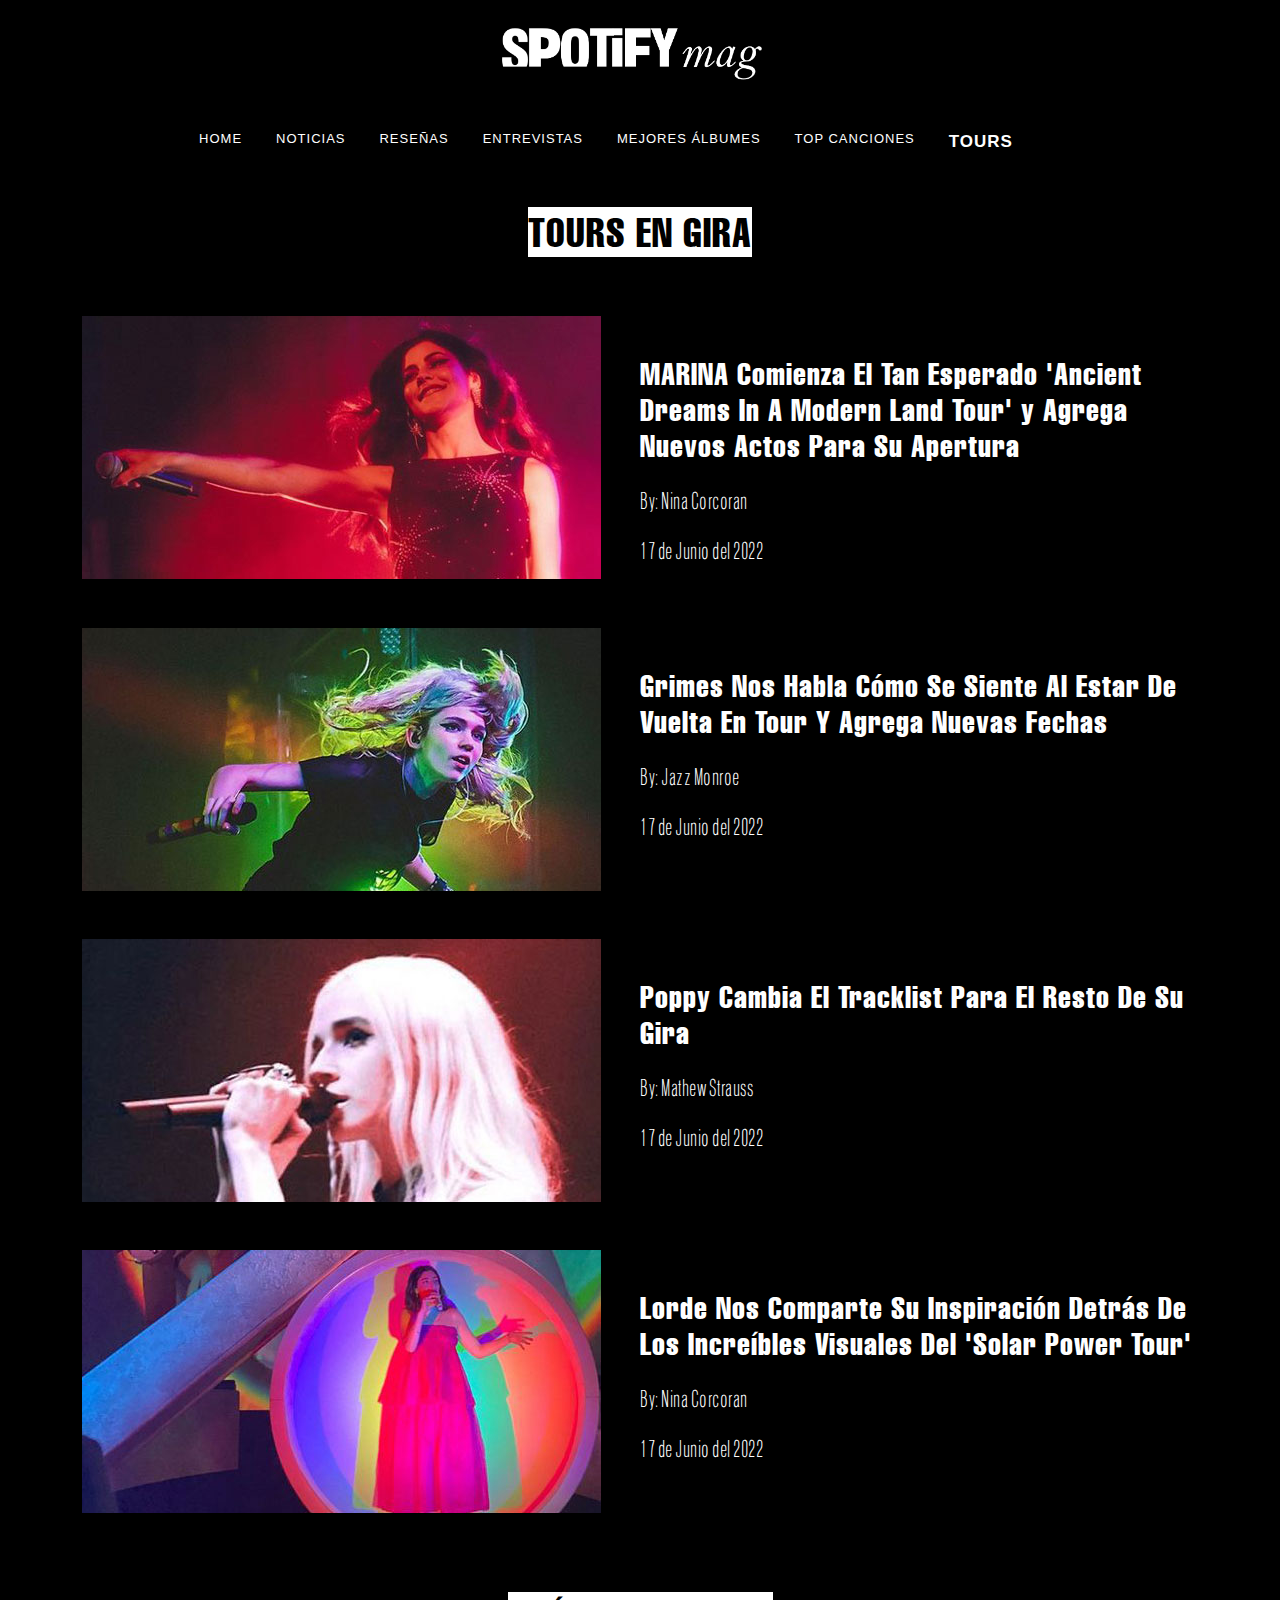
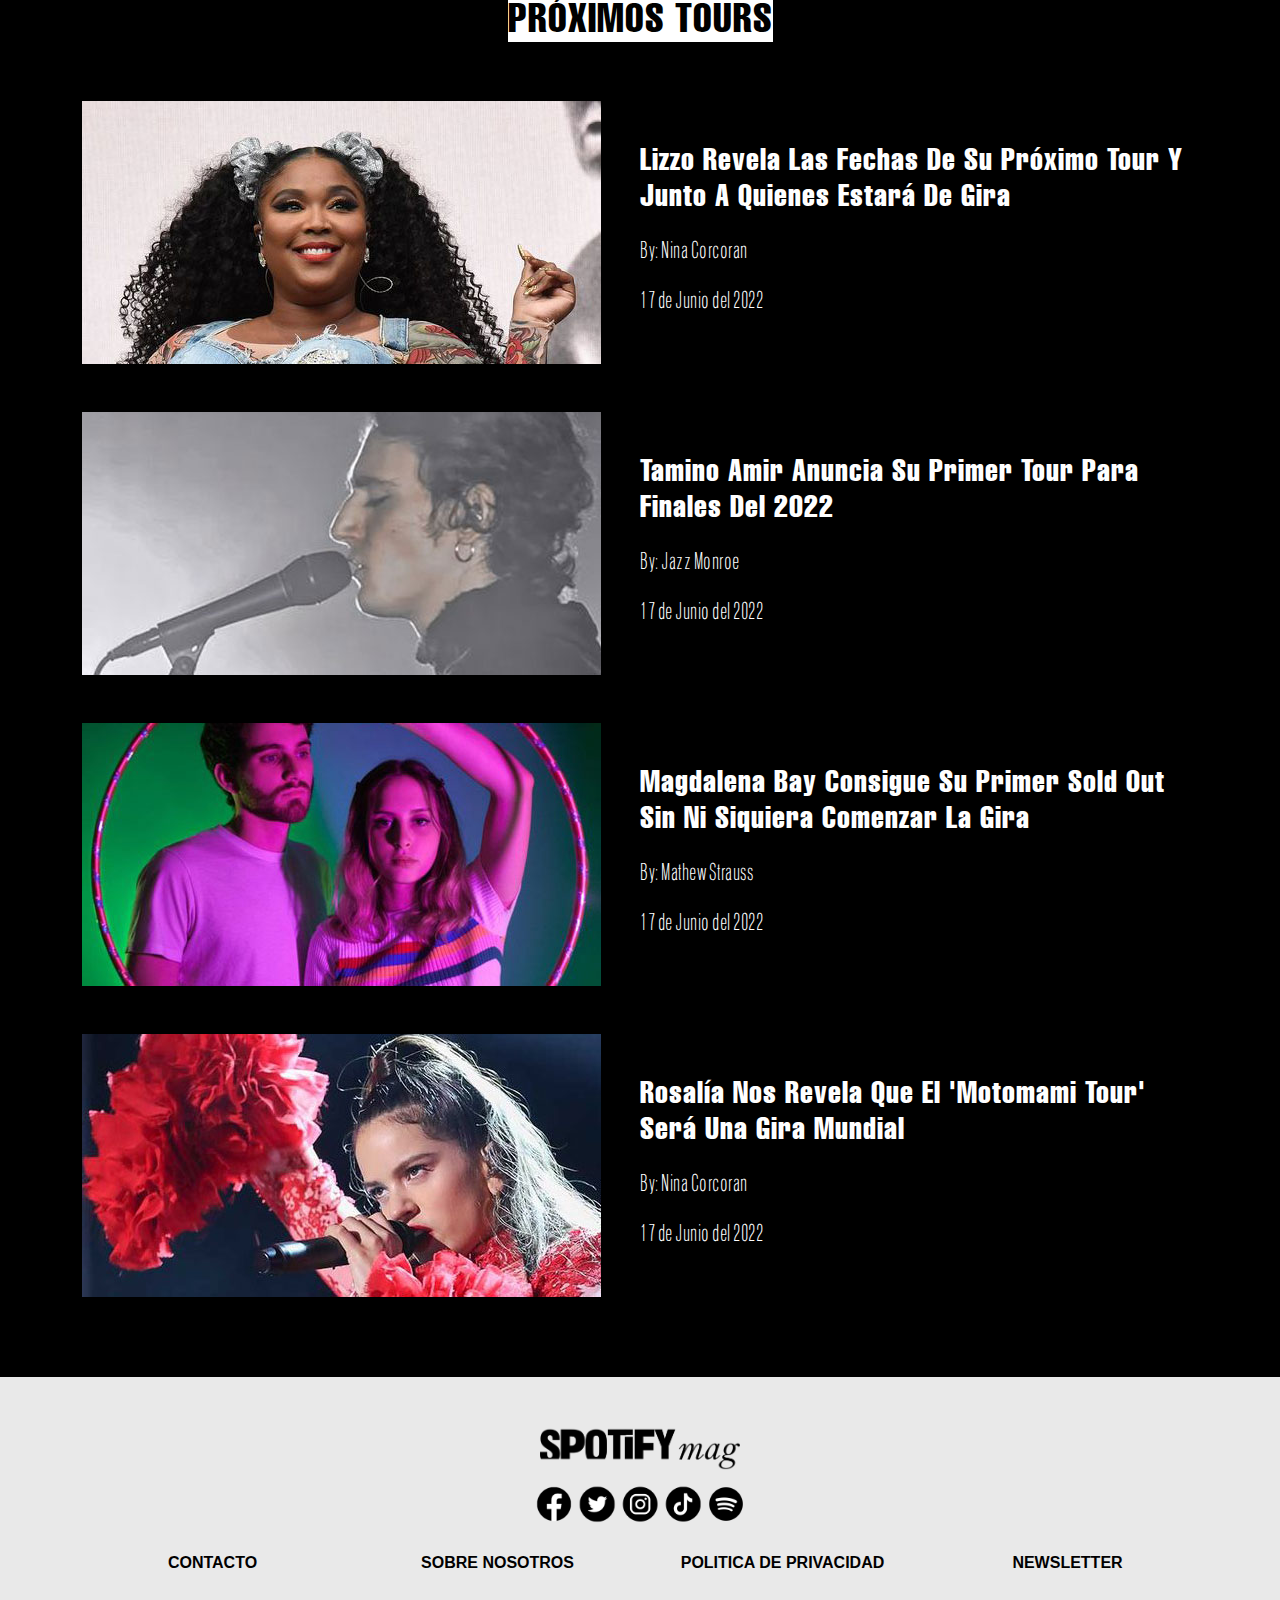
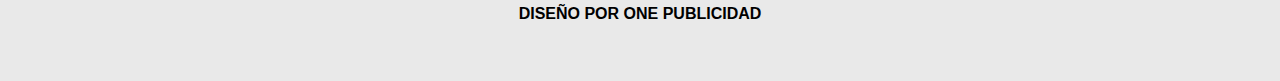
<file: tours.html>
<!doctype html>
<html>
<head>
<meta charset="utf-8">
<meta name="viewport" content="width=device-width, initial-scale=1.0">	
<title>Tours - Spotify Mag</title>
<link rel="stylesheet" href="css/bootstrap.min.css">
<link href="css/bootstrap-custom.css" rel="stylesheet">	
<link href="https://maxst.icons8.com/vue-static/landings/line-awesome/line-awesome/1.3.0/css/line-awesome.min.css" rel="stylesheet">	
<link rel="stylesheet" href="css/style.css">	
	
	<!-- SEO -->
<meta name="Description" content="La página de Tours de Spotify Mag, se actualiza todas las semanas con los nuevos tours en gira y por venir acerca de los artistas favoritos de nuestros usuarios.">
<meta name="Keywords" content="Spotify, spotify mag, tours, artistas, nuevos tours, tours en gira, próximos tours, tours spotify mag">	
	
</head>

<body>
	
<header>
		<div class="container">
			 <a class="navbar-brand" href="index.html">		<img src="img/logo.png" alt="spotify mag logo" class="img-fluid" width="260px"></a>

		</div>
		<div class="container">
			
							<nav class="navbar navbar-expand-lg navbar-light bg-light">
					  <button class="navbar-toggler" type="button" data-bs-toggle="collapse" data-bs-target="#navbar" aria-controls="navbar" aria-expanded="false" aria-label="Toggle navigation">
						<span class="navbar-toggler-icon"></span>
					  </button>

					  <div class="collapse navbar-collapse" id="navbar">
						<ul class="navbar-nav mx-auto">
						  <li class="nav-item">
							<a class="nav-link" href="index.html">HOME</a>
						  </li>
						  <li class="nav-item">
							<a class="nav-link" href="noticias.html">NOTICIAS</a>
						  </li>
							
						  <li class="nav-item">
							<a class="nav-link" href="resenias.html">RESEÑAS</a>
						</li>
						    <li class="nav-item">
							<a class="nav-link" href="entrevistas.html">ENTREVISTAS</a>
						  </li>
						  <li class="nav-item">
							<a class="nav-link" href="mejores-albumes.html">MEJORES ÁLBUMES</a>
							  </li>
							  <li class="nav-item">
							<a class="nav-link" href="top-canciones.html">TOP CANCIONES</a>
						  </li>
						  <li class="nav-item   active">
							<a class="nav-link" href="tours.html">TOURS</a>
						  </li>
						  <li class="nav-item">
							<a class="nav-link" href="#"><i class="las la-search"></i></a>
						  </li>
						  <li class="nav-item">
							<a class="nav-link" href="registro.html"><i class="las la-user"></i></a>
						  </li>		
						</ul>
					  </div>
					</nav>
		
			
	</div>
	
	</header>
	
<section id="tours">
	
	<div class="container">
	
		<h2 class="titulos-albunes"><span>Tours en Gira</span></h2>
		
		<div class="row g-0 mt-5">
		
			<article class="col-md-6 col-sm-12">
				
				<img src="img/concierto-marina.jpg" alt="concierto marina" class="img-fluid">
				
			</article>
			
			<article class="col-md-6 col-sm-12">
				
				<h3>MARINA Comienza El Tan Esperado 'Ancient Dreams In A Modern Land Tour' y Agrega Nuevos Actos Para Su Apertura</h3>
				<p>By: Nina Corcoran</p>
				<p>17 de Junio del 2022</p>
			
			</article>
			
		</div>
		
		<div class="row g-0 mt-5">
		
			<article class="col-md-6 col-sm-12">
				
				<img src="img/concierto-grimes.jpg" alt="concierto grimes" class="img-fluid">
				
			</article>
			
			<article class="col-md-6 col-sm-12">
				
				<h3>Grimes Nos Habla Cómo Se Siente Al Estar De Vuelta En Tour Y Agrega Nuevas Fechas</h3>
				<p>By: Jazz Monroe</p>
				<p>17 de Junio del 2022</p>
			
			</article>
			
		</div>
		
		<div class="row g-0 mt-5">
		
			<article class="col-md-6 col-sm-12">
				
				<img src="img/concierto-poppy.jpg" alt="concierto poppy" class="img-fluid">
				
			</article>
			
			<article class="col-md-6 col-sm-12">
				
				<h3>Poppy Cambia El Tracklist Para El Resto De Su Gira</h3>
				<p>By: Mathew Strauss</p>
				<p>17 de Junio del 2022</p>
			
			</article>
			
		</div>
		
		<div class="row g-0 mt-5">
		
			<article class="col-md-6 col-sm-12">
				
				<img src="img/concierto-lorde.jpg" alt="concierto lorde" class="img-fluid">
				
			</article>
			
			<article class="col-md-6 col-sm-12">
				
				<h3>Lorde Nos Comparte Su Inspiración Detrás De Los Increíbles Visuales Del 'Solar Power Tour'</h3>
				<p>By: Nina Corcoran</p>
				<p>17 de Junio del 2022</p>
			
			</article>
			
		</div>
		
	</div>

</section>	

<section id="proximos">
	
	<div class="container">
	
		<h2 class="titulos-albunes"><span>Próximos Tours</span></h2>
		
		<div class="row g-0 mt-5">
		
			<article class="col-md-6 col-sm-12">
				
				<img src="img/concierto-lizzo.jpg" alt="concierto lizzo" class="img-fluid">
				
			</article>
			
			<article class="col-md-6 col-sm-12">
				
				<h3>Lizzo Revela Las Fechas De Su Próximo Tour Y Junto A Quienes Estará De Gira</h3>
				<p>By: Nina Corcoran</p>
				<p>17 de Junio del 2022</p>
			
			</article>
			
		</div>
		
		<div class="row g-0 mt-5">
		
			<article class="col-md-6 col-sm-12">
				
				<img src="img/concierto-tamino.jpg" alt="concierto tamino" class="img-fluid">
				
			</article>
			
			<article class="col-md-6 col-sm-12">
				
				<h3>Tamino Amir Anuncia Su Primer Tour Para Finales Del 2022</h3>
				<p>By: Jazz Monroe</p>
				<p>17 de Junio del 2022</p>
			
			</article>
			
		</div>
		
		<div class="row g-0 mt-5">
		
			<article class="col-md-6 col-sm-12">
				
				<img src="img/concierto-magdalena.jpg" alt="concierto magdalena" class="img-fluid">
				
			</article>
			
			<article class="col-md-6 col-sm-12">
				
				<h3>Magdalena Bay Consigue Su Primer Sold Out Sin Ni Siquiera Comenzar La Gira</h3>
				<p>By: Mathew Strauss</p>
				<p>17 de Junio del 2022</p>
			
			</article>
			
		</div>
		
		<div class="row g-0 mt-5">
		
			<article class="col-md-6 col-sm-12">
				
				<img src="img/concierto-rosalia.jpg" alt="concierto rosalia" class="img-fluid">
				
			</article>
			
			<article class="col-md-6 col-sm-12">
				
				<h3>Rosalía Nos Revela Que El 'Motomami Tour' Será Una Gira Mundial</h3>
				<p>By: Nina Corcoran</p>
				<p>17 de Junio del 2022</p>
			
			</article>
			
		</div>
		
	</div>

</section>		

	
	
	
	
	
	
	
	
	
	
	
	
	
	
	
	
	
	
	

	
	
<footer>
		<div class="container">
			
			<div class="spotify-logo-footer">
				
				<a href="#"> <img src="img/logo-negro.png" alt="spotify mag logo negro" class="img-fluid" width="200px"></a>
			
			</div>
			
			<div class="rrss-centrado">
		
				<a href="#"> <img src="img/fb-logo-negro.png" alt="facebook logo negro" class="img-fluid" width="38px"></a>

				<a href="#"> <img src="img/tw-logo-negro.png" alt="twitter logo negro" class="img-fluid" width="38px"></a>

				<a href="#"> <img src="img/ig-logo-negro.png" alt="instagram logo negro" class="img-fluid" width="38px"></a>

				<a href="#"> <img src="img/tk-logo-negro.png" alt="tiktok logo negro" class="img-fluid" width="38px"></a>

				<a href="#"> <img src="img/sp-logo-negro.png" alt="spotify logo negro" class="img-fluid" width="38px"></a>

			</div>	
				
			<div class="row">
			
				<article class="col-md-3 col-sm-6 col-12">
				
					<a href="contacto.html"><h6><b>Contacto</b></h6></a>
					
				</article>
				
				<article class="col-md-3 col-sm-6 col-12">
				
					<a href="#"><h6><b>Sobre nosotros</b></h6></a>
					
				</article>
				
				<article class="col-md-3 col-sm-6 col-12">
				
					<a href="#"><h6><b>Politica de privacidad</b></h6></a>
					
				</article>
				
				<article class="col-md-3 col-sm-6 col-12">
				
					<a href="#"><h6><b>Newsletter</b></h6></a>
					
				</article>
				
									
			</div>
			<br>
			<a href="#"><h6><b>Diseño por ONE Publicidad</b></h6></a>
			
		</div>
	</footer>	
	
	
	<script src="js/jquery.min.js"></script>
	<script src="js/bootstrap.min.js"></script>
	
	<script async src="https://www.googletagmanager.com/gtag/js?id=G-GG7JZLGHGN"></script>
<script>
  window.dataLayer = window.dataLayer || [];
  function gtag(){dataLayer.push(arguments);}
  gtag('js', new Date());

  gtag('config', 'G-GG7JZLGHGN');
</script>	
	
</body>
</html>
</file>
<file: css/style.css>
@font-face{
	font-family: 'Helvetica Compressed';
	src: url("../fonts/Helvetica Compressed Regular.otf") format('truetype');
}

@font-face{
	font-family: 'Helvetica Light';
	src: url("../fonts/OPTIVenusLight-Cond.otf") format('truetype');
}

@font-face{
	font-family: 'Helvetica Ultralight';
	src: url("../fonts/SlimSansSerif.ttf") format('truetype');
}

header{
	background-color: #000;
	text-align: center;
	padding: 25px;
	
		
}

header li{
	font-family: "Helvetica";
	
}




#hero{
	background-color: #000;
	background-size: 10000px;
	
	
}


h1{
	font-family: "Bell MT";
	font-style: italic;
	font-size: 55px;
	
}

#hero h1{
	margin: 15%;
	background-color: #000000;
		color: aliceblue;

}

#noticias{
	text-align: center;
}


#noticias h4,p,a{
	text-align: left;
	margin-top: 20px;
}

#noticias h2{
	font-family: 'Helvetica Compressed';
	font-size: 80px;
	text-transform: uppercase;
}

#noticias h4{
	font-family: 'Helvetica Compressed';
}



#noticias p{
	font-family: "Helvetica";
	font-size: 25px;
}

#resenias{
	text-align: center;
	background-color: #000;
	padding: 40px 0;
}

#resenias h2{
	color: #fff;
	padding: 20px 0;
	font-family: 'Helvetica Compressed';
	font-size: 80px;
	text-transform: uppercase;
}

#info-resenias{
	background-color: #FFF;
}

#album-grande{
	background-color: #e9e9e9;
	padding: 20px;
}

#resenias h3{
	text-align: left;
	padding: 20px;
	margin-left: 30px;
	font-size: 70px;
	font-family: "Bell MT";
	font-style: italic;
}

#resenias p{
	font-family: "Helvetica";
	font-size: 22px;
	margin-left: 30px;
	text-align: left;
}

footer{
	background-color: #E9E9E9;
	padding: 50px;
	
}

.spotify-logo-footer{
	text-align: center;
	margin-bottom: 15px;
}

.rrss-centrado{
	text-align: center;
	margin-bottom: 30px;
}

footer a{
	text-decoration: none;
}
footer a:hover{
	text-decoration: underline;
}

footer h6{
	color: #000;
	text-transform: uppercase;
	font-family: Helvetica;
	text-align: center;
	font-weight: 600;
}

#Texto-menu-noticias {
    margin-left: 1.5%;
    margin-right: 1.5%;
    color: #fff;
    font-family: Helvetica;
    text-decoration: none;
}

#Texto-menu-resena {
    margin-left: 1.5%;
    margin-right: 1.5%;
    color: #fff;
    font-family: Helvetica;
    text-decoration: none;
}

#Texto-menu-entrevistas {
    margin-left: 1.5%;
    margin-right: 1.5%;
    color: #fff;
    font-family: Helvetica;
    text-decoration: none;
}

#Texto-menu-albumes{
    margin-left: 1.5%;
    margin-right: 1.5%;
    color: #fff;
    font-family: Helvetica;
    text-decoration: none;
}

#Texto-menu-canciones{
    margin-left: 1.5%;
    margin-right: 1.5%;
    color: #fff;
    font-family: Helvetica;
    text-decoration: none;
}

#Texto-menu-tours{
    margin-left: 1.5%;
    margin-right: 1.5%;
    color: #fff;
    font-family: Helvetica;
    text-decoration: none;
}

#articulos {
	
	background-color: #000;
	padding: 25px;
	
	
}

#articulos img{
	
	margin-left: 520px;
	
	
}

#Titulo-registro{
    background-color: #fff;
    color: #000;
    font-size: 30px;
	font-family: 'Helvetica Compressed';
}

.div-titulo-registro{
    width: 15%;
}

#Texto-cuerpo{
    color: #fff;
    font-family: Helvetica;
}

#input-registro{
    border-color: #fff;
    width: 300px;
    height: 25px;
    color: #fff;
}

.boton-registro{
    background-color: #fff;
    border-radius: 0px;
    color: #000;
    margin-top: 20px;
    width: 100px;
    height: 40px;
    font-weight: bold
}

.form-center{
    display: flex;
    flex-direction: vertical;
    justify-content: center;
}

form{
    display: inline-block;
}

#registro{
	background-color: #000;
	padding: 1%;
}

#Texto-menu-noticias {
    margin-left: 1.5%;
    margin-right: 1.5%;
    color: #fff;
    font-family: Helvetica;
    text-decoration: none;
}

#Texto-menu-resena {
    margin-left: 1.5%;
    margin-right: 1.5%;
    color: #fff;
    font-family: Helvetica;
    text-decoration: none;
}

#Texto-menu-entrevistas {
    margin-left: 1.5%;
    margin-right: 1.5%;
    color: #fff;
    font-family: Helvetica;
    text-decoration: none;
}

#Texto-menu-albumes{
    margin-left: 1.5%;
    margin-right: 1.5%;
    color: #fff;
    font-family: Helvetica;
    text-decoration: none;
}

#Texto-menu-canciones{
    margin-left: 1.5%;
    margin-right: 1.5%;
    color: #fff;
    font-family: Helvetica;
    text-decoration: none;
}

#Texto-menu-tours{
    margin-left: 1.5%;
    margin-right: 1.5%;
    color: #fff;
    font-family: 'Helvetica';
    text-decoration: none;
}

#articulos{
	
	background-color: #000;
	padding: 25px;
	
	
}

#articulos img{
	
	margin-left: 520px;
	
	
}

#TituloArticulos{
	background-image: url("../img/grimes-grande.jpg");
	background-position: top center;
	background-size: 2000px;
	padding: 150px 0;
}

#TituloArticulos h1{
	font-size: 150px;
	font-family: "Bell MT";
	font-style: italic;
	text-align: left;
	color: #fff;

	
}
#infoarticulos {
	background-color: #FFFFFF;
	
}

#infoarticulos p {
	font-family: "Helvetica";
	font-size: 25px;
	text-align: left;
	margin-left: 200px;
	margin-right: 200px;
	
}

#infoarticulos2 h1 {
	font-family: "Bell MT";
	font-style: italic;
	font-size: 70px;
	text-align: left;
	margin-left: 80px;
	margin-right: 50px;
	
}

#infoarticulos2 p{
	font-family: "Helvetica";
	font-size: 25px;
	text-align: left;
	margin-left: 20px;
	margin-right: 500px;
	
}

#infoarticulos2 img{
	margin-left: 400px;
	margin-right: 20px;
	
}

#infoarticulos3 p{
	font-family: "Helvetica";
	font-size: 25px;
	text-align: left;
	margin-left: 200px;
	margin-right: 200px;
	
}

#infoarticulos4 p {
	font-family: "Helvetica";
	font-size: 25px;
	text-align: left;
	margin-left: 510px;
	margin-right: 0px;
	
}

#infoarticulos4 img {
	
margin-right: 1000px;
	
}
#Podriainteresarte {
background-color: #000;
	}
	
#Podriainteresarte h1{
    background-color: #fff;
	padding: 10px;
	margin-left: 750px;
	margin-right: 750px;
    color: #000;
    font-size: 40px;
	font-family: "Helvetica Compressed";
	text-align: center;
}

#Fotoscolumnas {
    background-color: #000;
}

#Fotoscolumnas h2 {
    background-color: #000;
	font-family: "Helvetica Compressed";
	color: #fff;
    font-size: 30px;
}


#mejores{
	background-color: #000;
	padding: 20px 60px;

}
#mejores h2 span{
	font-family: 'helvetica compressed';
	text-align: center;
	background: #FFFFFF;
    background-color: #fff;
    color: #000;
	text-transform: uppercase;
	letter-spacing: 1px;
}

.centro-titulo-arriba{
	text-align: center;
	margin-bottom: 30px;

}

.arriba-centrado{
	text-align: center;
}
#mejores h3{
	font-family: 'helvetica compressed';
	color: #FFFFFF;
	font-size: 40px;
	letter-spacing: 1px;
	margin-top: 10px;
}

.arriba-p{
	font-family: 'helvetica';
	color: #c3c3c3;
	font-weight: bold;
	text-transform: uppercase;
	text-align: center;
}

#nuevos{
	background-color: #000;
	padding: 40px;
	
	
	
}
.titulos-albunes span{
	font-family: 'helvetica compressed';
	background: #FFFFFF;
	font-size: 40px;
    background-color: #fff;
    color: #000;
	text-transform: uppercase;
	text-align: center;
	letter-spacing: 1px;
}
.titulos-albunes{
		margin-bottom: 60px;
		text-align: center;

}
#ultimas{
	background-color: #000;
	padding: 40px;
}

#ultimas h2{
	font-family: 'helvetica compressed';
	background: #FFFFFF;
	font-size: 40px;
    background-color: #fff;
    color: #000;
	text-transform: uppercase;
	text-align: center;
	letter-spacing: 1px;
	margin-bottom: 50px;
	padding: 5px;
}

#ultimas h3{
	font-family: 'helvetica compressed';
	font-size: 20px;
	color: #fff;
	text-transform: uppercase;
	text-align: center;
	letter-spacing: 1px;
	margin-top: 10px;
	
}

.genero{
	font-family: 'Helvetica Light';
	color: #fff;
	text-transform: uppercase;
	text-align: center;
	letter-spacing: 1px;
}

.fecha{
	font-family: 'Helvetica Ultralight';
	color: #fff;
	text-transform: uppercase;
	text-align: center;
	letter-spacing: 1px;
}

#best{
	background-color: #000;
	padding: 40px;
}

#best h2{
	font-family: 'helvetica compressed';
	background: #FFFFFF;

	font-size: 40px;
    background-color: #fff;
    color: #000;
	text-transform: uppercase;
	text-align: center;
	letter-spacing: 1px;
	margin-bottom: 50px;
	padding: 5px;
}

#best h3{
	font-family: 'helvetica compressed';
	font-size: 20px;
	color: #fff;
	text-transform: uppercase;
	text-align: center;
	letter-spacing: 1px;
	margin-top: 10px;
	
}




#nuevos h3{
	font-family: 'helvetica compressed';
	font-size: 20px;
	color: #fff;
	margin-top: 20px;
	letter-spacing: 0.5px;
	text-align: center;

} 



#nuevos p{
	font-family: 'helvetica light';
	font-size: 15px;
	color: #fff;
	letter-spacing: 0.5px;
	text-align: center;

}

#escuchados{
	background-color: #000;
	padding: 40px;
	
	
	
}


#escuchados h3{
	font-family: 'helvetica compressed';
	font-size: 20px;
	color: #fff;
	margin-top: 20px;
	letter-spacing: 0.5px;
	text-align: center;

} 

#escuchados p{
	font-family: 'helvetica light';
	font-size: 15px;
	color: #fff;
	letter-spacing: 0.5px;
	text-align: center;

}

#tours{
	background-color: #000;
}

#proximos{
	background-color: #000;
	padding-top: 80px;
	padding-bottom: 80px;
}


#tours h3{
	font-family: 'helvetica compressed';
	font-size: 30px;
	color: #fff;
	text-align: left;
	letter-spacing: 1px;
	margin-top: 40px;
}

#proximos h3{
	font-family: 'helvetica compressed';
	font-size: 30px;
	color: #fff;
	text-align: left;
	letter-spacing: 1px;
	margin-top: 40px;
}

#tours p{
	font-family: 'helvetica light';
	font-size: 20px;
	color: #fff;
	letter-spacing: 0.5px;
	text-align: left;
}

#proximos p{
	font-family: 'helvetica light';
	font-size: 20px;
	color: #fff;
	letter-spacing: 0.5px;
	text-align: left;
}

#contacto{
	background-color: #000000;
}
#contacto h2{
	margin-top: 120px;
}

.margen-contacto{
	margin-top: 30px;
	margin-bottom: 50px;
}
.form-group{
	border-radius: 0px;
	font-size: 12px;
	background-color: #000;
	padding: 10px;
	border: 1px;
}

.form-group{
	border-radius: 0px;
	font-size: 12px;
	background-color: #000;
	padding: 10px;
	border: 1px;
}
#contacto h3{
	font-family: "helvetica";
	font-weight: 1000;
	font-size: 20px;
	color: #fff;
	
}
#contacto .btn{
	text-align: center;
	background-color: white;
	border-radius: 0px;
	font-family: "helvetica";
	font-weight: 1000;
	font-size: 20px

}
#contacto p{
	font-family: "helvetica";
	color: #fff;
	font-weight: 300px;
}

#entrevistas{
	background-color: #000;
	padding: 20px;
	text-align: center;
}

#entrevistas h4{
	font-family: 'helvetica compressed';
	letter-spacing: 1px;
	color: #fff;
	margin-top: 20px;
	margin-left: 40px;
	margin-right: 40px;
}

#entrevistas p{
	font-family: 'helvetica light';
	letter-spacing: 1px;
	font-size: 20px;
	color: #fff;
	text-align: center;
}

.tiny{
	font-size: 23px;
}

#news{
	background-color: #000;
	padding: 40px;
	padding-left: 300px;
	padding-right: 200px;
}

#news2{
	background-color: #000;
	padding: 40px;
	padding-left: 300px;
	padding-right: 200px;
}
#news3{
	background-color: #000;
	padding: 40px;
	padding-left: 300px;
	padding-right: 200px;
}

#news h2{
	font-family: 'helvetica compressed';
	background: #FFFFFF;
	font-size: 40px;
    background-color: #fff;
    color: #000;
	text-transform: uppercase;
	text-align: center;
	letter-spacing: 1px;
	margin-bottom: 50px;
	padding: 5px;
}
#news h3{
	font-family: 'helvetica compressed';
	font-size: 30px;
	color: #fff;
	text-transform: uppercase;
	text-align: center;
	letter-spacing: 1px;
	margin-top: 10px;
	
}

#news2 h3{
	font-family: 'helvetica compressed';
	font-size: 30px;
	color: #fff;
	text-transform: uppercase;
	text-align: center;
	letter-spacing: 1px;
	margin-top: 10px;
	
}

#news3 h3{
	font-family: 'helvetica compressed';
	font-size: 30px;
	color: #fff;
	text-transform: uppercase;
	text-align: center;
	letter-spacing: 1px;
	margin-top: 10px;
	
}
</file>
